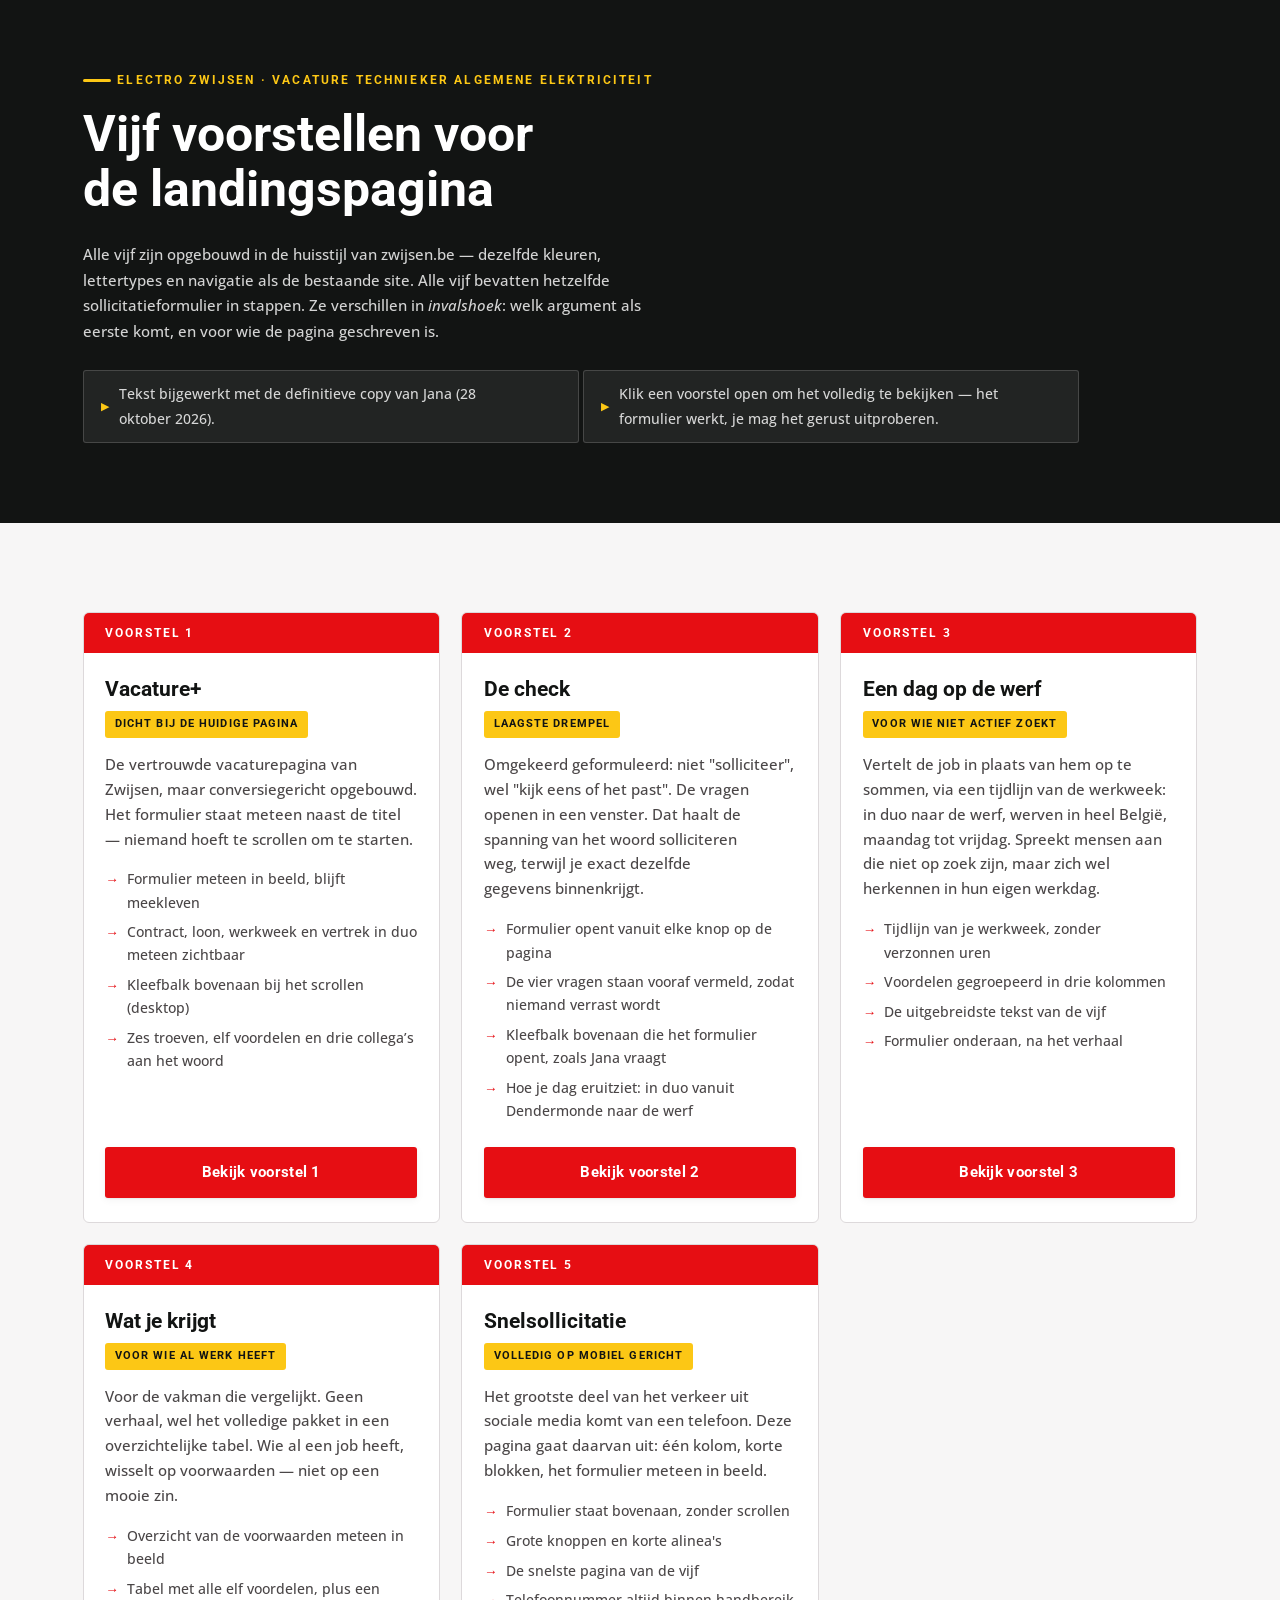
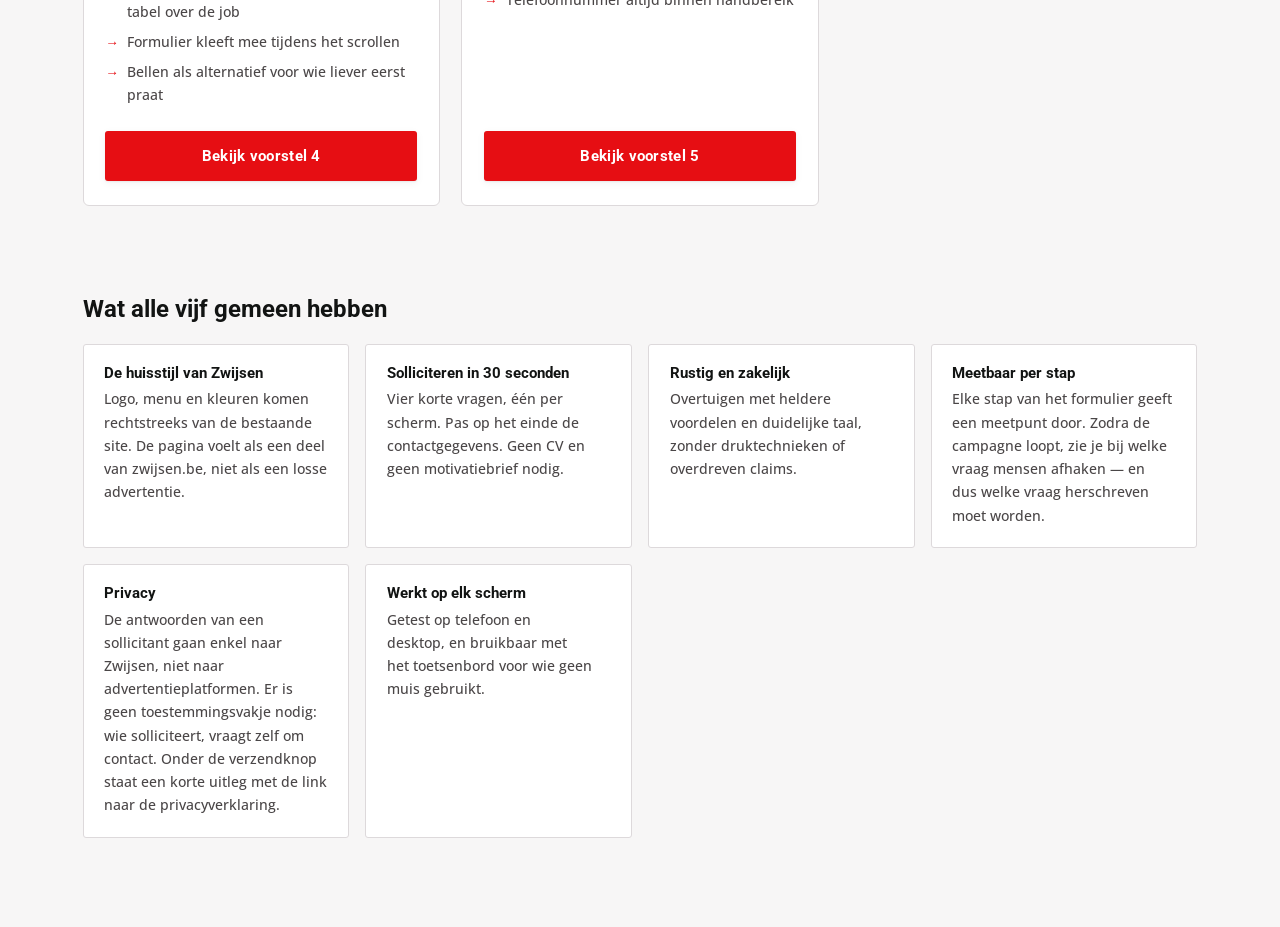
<file: index.html>
<!doctype html>
<html lang="nl">
<head>
<meta charset="utf-8">
<meta name="viewport" content="width=device-width, initial-scale=1">
<title>Electro Zwijsen — voorstellen landingspagina vacature technieker</title>
<meta name="robots" content="noindex, nofollow">
<link rel="preconnect" href="https://fonts.googleapis.com">
<link rel="preconnect" href="https://fonts.gstatic.com" crossorigin>
<link href="https://fonts.googleapis.com/css2?family=Open+Sans:wght@400;500;600;700&family=Roboto:wght@400;500;700;900&display=swap" rel="stylesheet">
<link rel="stylesheet" href="assets/zwijsen.css">
<link rel="icon" href="https://zwijsen.be/wp-content/uploads/2022/05/cropped-PNG-LOGOTIPO-ELECTRO-ZWIJSEN-19-32x32.png">
<style>
  body { background: var(--zw-grey-50); }

  .top { background: var(--zw-ink); color: var(--zw-grey); padding: clamp(2.5rem,6vw,4rem) 0; }
  .top h1 { color: var(--zw-white); max-width: 20ch; }
  .top p { max-width: 62ch; color: rgba(255,255,255,.82); }
  .top .zw-eyebrow { color: var(--zw-yellow); }
  .top__hint {
    display: inline-flex; align-items: center; gap: .6rem;
    margin-top: .5rem; padding: .7rem 1.1rem;
    background: rgba(255,255,255,.07);
    border: 1px solid rgba(255,255,255,.16);
    border-radius: var(--zw-radius);
    font-size: 14px; color: rgba(255,255,255,.9);
  }
  .top__hint::before { content: "▶"; color: var(--zw-yellow); font-size: 11px; }

  .grid { display: grid; gap: 1.35rem; grid-template-columns: repeat(auto-fit, minmax(320px, 1fr)); }
  .item {
    background: var(--zw-white); border: 1px solid var(--zw-line);
    border-radius: var(--zw-radius-card); overflow: hidden;
    display: flex; flex-direction: column;
    transition: transform .2s var(--zw-ease), box-shadow .2s var(--zw-ease);
  }
  .item:hover { transform: translateY(-4px); box-shadow: var(--zw-shadow-md); }
  .item__num {
    font-family: var(--zw-font-head); font-size: 12px; font-weight: 700;
    letter-spacing: .16em; text-transform: uppercase;
    background: var(--zw-red); color: var(--zw-white);
    padding: .6rem 1.35rem;
  }
  .item__body { padding: 1.5rem 1.35rem; flex: 1; }
  .item__body h2 { font-size: 1.3rem; font-weight: 700; margin-bottom: .5rem; }
  .item__body .who {
    display: inline-block; font-family: var(--zw-font-head);
    font-size: 11px; font-weight: 700; letter-spacing: .1em; text-transform: uppercase;
    background: var(--zw-yellow); color: var(--zw-ink);
    border-radius: 3px; padding: .25rem .6rem; margin-bottom: .9rem;
  }
  .item__body p { font-size: 14.5px; color: var(--zw-grey-700); margin-bottom: 1rem; }
  .item__body ul { list-style: none; margin: 0; padding: 0; display: grid; gap: .4rem; font-size: 13.5px; }
  .item__body li { padding-left: 1.35rem; position: relative; color: var(--zw-grey-700); }
  .item__body li::before { content: "→"; position: absolute; left: 0; color: var(--zw-red); font-weight: 700; }
  .item__foot { padding: 0 1.35rem 1.5rem; }

  .shared { display: grid; gap: 1rem; grid-template-columns: repeat(auto-fit, minmax(240px,1fr)); }
  .shared div { background: var(--zw-white); border: 1px solid var(--zw-line); border-radius: var(--zw-radius); padding: 1.2rem 1.3rem; }
  .shared h3 { font-size: .95rem; font-weight: 700; margin-bottom: .35rem; }
  .shared p { font-size: 13.5px; color: var(--zw-grey-700); margin: 0; }
</style>
</head>
<body>

<section class="top">
  <div class="zw-container">
    <span class="zw-eyebrow">Electro Zwijsen · vacature technieker algemene elektriciteit</span>
    <h1>Vijf voorstellen voor de landingspagina</h1>
    <p>
      Alle vijf zijn opgebouwd in de huisstijl van zwijsen.be — dezelfde kleuren,
      lettertypes en navigatie als de bestaande site. Alle vijf bevatten hetzelfde
      sollicitatieformulier in stappen. Ze verschillen in <em>invalshoek</em>: welk
      argument als eerste komt, en voor wie de pagina geschreven is.
    </p>
    <p class="top__hint">
      Tekst bijgewerkt met de definitieve copy van Jana (28 oktober 2026).
    </p>
    <p class="top__hint">
      Klik een voorstel open om het volledig te bekijken — het formulier werkt, je mag het gerust uitproberen.
    </p>
  </div>
</section>

<section class="zw-section">
  <div class="zw-container">
    <div class="grid">

      <article class="item">
        <div class="item__num">Voorstel 1</div>
        <div class="item__body">
          <h2>Vacature+</h2>
          <span class="who">Dicht bij de huidige pagina</span>
          <p>De vertrouwde vacaturepagina van Zwijsen, maar conversiegericht opgebouwd.
             Het formulier staat meteen naast de titel — niemand hoeft te scrollen om te starten.</p>
          <ul>
            <li>Formulier meteen in beeld, blijft meekleven</li>
            <li>Contract, loon, werkweek en vertrek in duo meteen zichtbaar</li>
            <li>Kleefbalk bovenaan bij het scrollen (desktop)</li>
            <li>Zes troeven, elf voordelen en drie collega’s aan het woord</li>
          </ul>
        </div>
        <div class="item__foot"><a class="zw-btn zw-btn--block" href="1-vacature-plus.html">Bekijk voorstel 1</a></div>
      </article>

      <article class="item">
        <div class="item__num">Voorstel 2</div>
        <div class="item__body">
          <h2>De check</h2>
          <span class="who">Laagste drempel</span>
          <p>Omgekeerd geformuleerd: niet "solliciteer", wel "kijk eens of het past".
             De vragen openen in een venster. Dat haalt de spanning van het woord
             solliciteren weg, terwijl je exact dezelfde gegevens binnenkrijgt.</p>
          <ul>
            <li>Formulier opent vanuit elke knop op de pagina</li>
            <li>De vier vragen staan vooraf vermeld, zodat niemand verrast wordt</li>
            <li>Kleefbalk bovenaan die het formulier opent, zoals Jana vraagt</li>
            <li>Hoe je dag eruitziet: in duo vanuit Dendermonde naar de werf</li>
          </ul>
        </div>
        <div class="item__foot"><a class="zw-btn zw-btn--block" href="2-kwalificatietest.html">Bekijk voorstel 2</a></div>
      </article>

      <article class="item">
        <div class="item__num">Voorstel 3</div>
        <div class="item__body">
          <h2>Een dag op de werf</h2>
          <span class="who">Voor wie niet actief zoekt</span>
          <p>Vertelt de job in plaats van hem op te sommen, via een tijdlijn van
             de werkweek: in duo naar de werf, werven in heel België, maandag tot vrijdag. Spreekt mensen aan die niet op zoek zijn, maar zich
             wel herkennen in hun eigen werkdag.</p>
          <ul>
            <li>Tijdlijn van je werkweek, zonder verzonnen uren</li>
            <li>Voordelen gegroepeerd in drie kolommen</li>
            <li>De uitgebreidste tekst van de vijf</li>
            <li>Formulier onderaan, na het verhaal</li>
          </ul>
        </div>
        <div class="item__foot"><a class="zw-btn zw-btn--block" href="3-dag-op-de-werf.html">Bekijk voorstel 3</a></div>
      </article>

      <article class="item">
        <div class="item__num">Voorstel 4</div>
        <div class="item__body">
          <h2>Wat je krijgt</h2>
          <span class="who">Voor wie al werk heeft</span>
          <p>Voor de vakman die vergelijkt. Geen verhaal, wel het volledige pakket
             in een overzichtelijke tabel. Wie al een job heeft, wisselt op
             voorwaarden — niet op een mooie zin.</p>
          <ul>
            <li>Overzicht van de voorwaarden meteen in beeld</li>
            <li>Tabel met alle elf voordelen, plus een tabel over de job</li>
            <li>Formulier kleeft mee tijdens het scrollen</li>
            <li>Bellen als alternatief voor wie liever eerst praat</li>
          </ul>
        </div>
        <div class="item__foot"><a class="zw-btn zw-btn--block" href="4-wat-je-krijgt.html">Bekijk voorstel 4</a></div>
      </article>

      <article class="item">
        <div class="item__num">Voorstel 5</div>
        <div class="item__body">
          <h2>Snelsollicitatie</h2>
          <span class="who">Volledig op mobiel gericht</span>
          <p>Het grootste deel van het verkeer uit sociale media komt van een
             telefoon. Deze pagina gaat daarvan uit: één kolom, korte blokken,
             het formulier meteen in beeld.</p>
          <ul>
            <li>Formulier staat bovenaan, zonder scrollen</li>
            <li>Grote knoppen en korte alinea's</li>
            <li>De snelste pagina van de vijf</li>
            <li>Telefoonnummer altijd binnen handbereik</li>
          </ul>
        </div>
        <div class="item__foot"><a class="zw-btn zw-btn--block" href="5-snelsollicitatie-mobiel.html">Bekijk voorstel 5</a></div>
      </article>

    </div>
  </div>
</section>

<section class="zw-section" style="padding-top:0;">
  <div class="zw-container">
    <h2 style="font-size:1.5rem;margin-bottom:1.25rem;">Wat alle vijf gemeen hebben</h2>
    <div class="shared">
      <div>
        <h3>De huisstijl van Zwijsen</h3>
        <p>Logo, menu en kleuren komen rechtstreeks van de bestaande site. De pagina voelt als een deel van zwijsen.be, niet als een losse advertentie.</p>
      </div>
      <div>
        <h3>Solliciteren in 30 seconden</h3>
        <p>Vier korte vragen, één per scherm. Pas op het einde de contactgegevens. Geen CV en geen motivatiebrief nodig.</p>
      </div>
      <div>
        <h3>Rustig en zakelijk</h3>
        <p>Overtuigen met heldere voordelen en duidelijke taal, zonder druktechnieken of overdreven claims.</p>
      </div>
      <div>
        <h3>Meetbaar per stap</h3>
        <p>Elke stap van het formulier geeft een meetpunt door. Zodra de campagne loopt, zie je bij welke vraag mensen afhaken — en dus welke vraag herschreven moet worden.</p>
      </div>
      <div>
        <h3>Privacy</h3>
        <p>De antwoorden van een sollicitant gaan enkel naar Zwijsen, niet naar advertentieplatformen. Er is geen toestemmingsvakje nodig: wie solliciteert, vraagt zelf om contact. Onder de verzendknop staat een korte uitleg met de link naar de privacyverklaring.</p>
      </div>
      <div>
        <h3>Werkt op elk scherm</h3>
        <p>Getest op telefoon en desktop, en bruikbaar met het toetsenbord voor wie geen muis gebruikt.</p>
      </div>
    </div>
  </div>
</section>

</body>
</html>
</file>
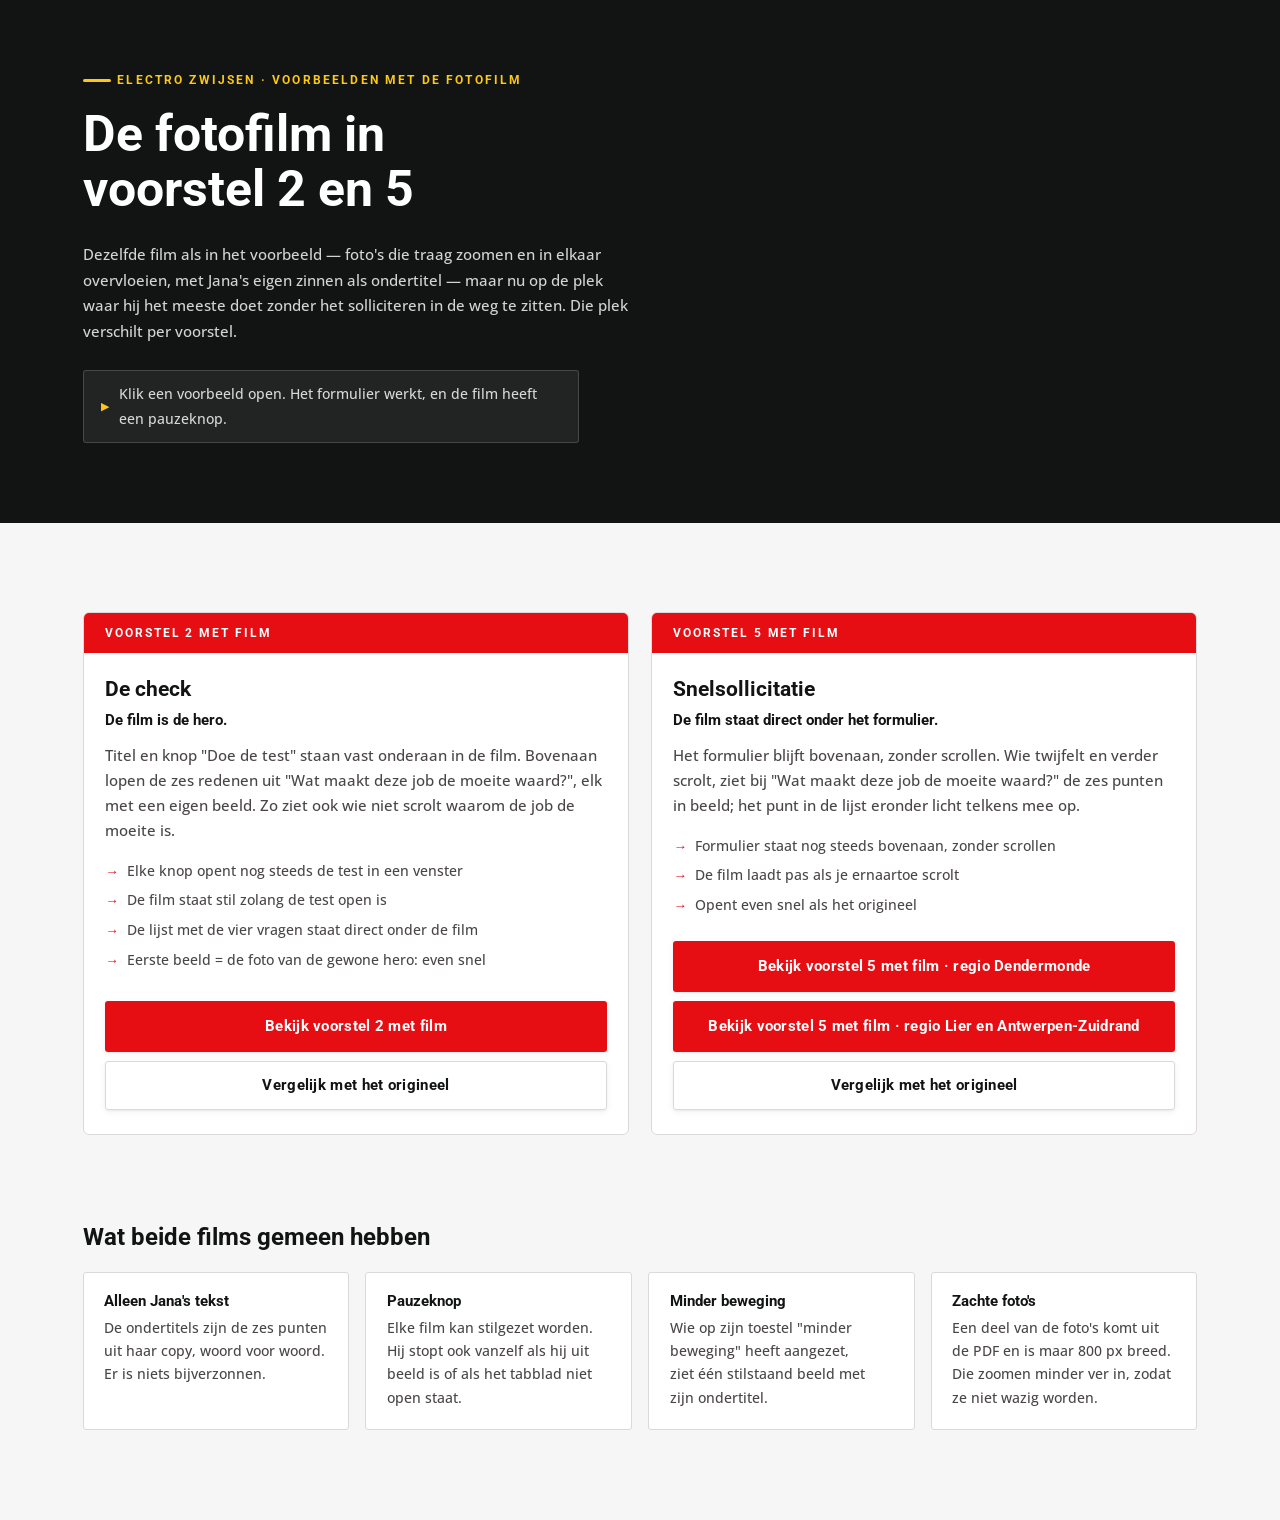
<file: film-voorbeelden.html>
<!doctype html>
<html lang="nl">
<head>
<meta charset="utf-8">
<meta name="viewport" content="width=device-width, initial-scale=1">
<title>Electro Zwijsen — de fotofilm in voorstel 2 en 5</title>
<meta name="robots" content="noindex, nofollow">
<link rel="preconnect" href="https://fonts.googleapis.com">
<link rel="preconnect" href="https://fonts.gstatic.com" crossorigin>
<link href="https://fonts.googleapis.com/css2?family=Open+Sans:wght@400;500;600;700&family=Roboto:wght@400;500;700;900&display=swap" rel="stylesheet">
<link rel="stylesheet" href="assets/zwijsen.css">
<link rel="icon" href="https://zwijsen.be/wp-content/uploads/2022/05/cropped-PNG-LOGOTIPO-ELECTRO-ZWIJSEN-19-32x32.png">
<style>
  body { background: var(--zw-grey-50); }

  .top { background: var(--zw-ink); color: var(--zw-grey); padding: clamp(2.5rem,6vw,4rem) 0; }
  .top h1 { color: var(--zw-white); max-width: 20ch; }
  .top p { max-width: 62ch; color: rgba(255,255,255,.82); }
  .top .zw-eyebrow { color: var(--zw-yellow); }
  .top__hint {
    display: inline-flex; align-items: center; gap: .6rem;
    margin-top: .5rem; padding: .7rem 1.1rem;
    background: rgba(255,255,255,.07);
    border: 1px solid rgba(255,255,255,.16);
    border-radius: var(--zw-radius);
    font-size: 14px; color: rgba(255,255,255,.9);
  }
  .top__hint::before { content: "▶"; color: var(--zw-yellow); font-size: 11px; }

  .grid { display: grid; gap: 1.35rem; grid-template-columns: repeat(auto-fit, minmax(320px, 1fr)); }
  .item {
    background: var(--zw-white); border: 1px solid var(--zw-line);
    border-radius: var(--zw-radius-card); overflow: hidden;
    display: flex; flex-direction: column;
    transition: transform .2s var(--zw-ease), box-shadow .2s var(--zw-ease);
  }
  .item:hover { transform: translateY(-4px); box-shadow: var(--zw-shadow-md); }
  .item__num {
    font-family: var(--zw-font-head); font-size: 12px; font-weight: 700;
    letter-spacing: .16em; text-transform: uppercase;
    background: var(--zw-red); color: var(--zw-white);
    padding: .6rem 1.35rem;
  }
  .item__body { padding: 1.5rem 1.35rem; flex: 1; }
  .item__body h2 { font-size: 1.3rem; font-weight: 700; margin-bottom: .5rem; }
  .item__body .who {
    display: inline-block; font-family: var(--zw-font-head);
    font-size: 11px; font-weight: 700; letter-spacing: .1em; text-transform: uppercase;
    background: var(--zw-yellow); color: var(--zw-ink);
    border-radius: 3px; padding: .25rem .6rem; margin-bottom: .9rem;
  }
  .item__body p { font-size: 14.5px; color: var(--zw-grey-700); margin-bottom: 1rem; }
  .item__body ul { list-style: none; margin: 0; padding: 0; display: grid; gap: .4rem; font-size: 13.5px; }
  .item__body li { padding-left: 1.35rem; position: relative; color: var(--zw-grey-700); }
  .item__body li::before { content: "→"; position: absolute; left: 0; color: var(--zw-red); font-weight: 700; }
  .item__foot { padding: 0 1.35rem 1.5rem; }

  .shared { display: grid; gap: 1rem; grid-template-columns: repeat(auto-fit, minmax(240px,1fr)); }
  .shared div { background: var(--zw-white); border: 1px solid var(--zw-line); border-radius: var(--zw-radius); padding: 1.2rem 1.3rem; }
  .shared h3 { font-size: .95rem; font-weight: 700; margin-bottom: .35rem; }
  .shared p { font-size: 13.5px; color: var(--zw-grey-700); margin: 0; }
  .item__body .where { font-family: var(--zw-font-head); font-weight: 700; font-size: 14.5px; color: var(--zw-ink); margin-bottom: .6rem; }
  .item__foot { display: grid; gap: .6rem; }
  .item__foot .zw-btn--light { border: 1px solid var(--zw-line); }
</style>
</head>
<body>

<section class="top">
  <div class="zw-container">
    <span class="zw-eyebrow">Electro Zwijsen · voorbeelden met de fotofilm</span>
    <h1>De fotofilm in voorstel 2 en 5</h1>
    <p>
      Dezelfde film als in het voorbeeld — foto's die traag zoomen en in elkaar overvloeien,
      met Jana's eigen zinnen als ondertitel — maar nu op de plek waar hij het meeste doet
      zonder het solliciteren in de weg te zitten. Die plek verschilt per voorstel.
    </p>
    <p class="top__hint">
      Klik een voorbeeld open. Het formulier werkt, en de film heeft een pauzeknop.
    </p>
  </div>
</section>

<section class="zw-section">
  <div class="zw-container">
    <div class="grid">

      <article class="item">
        <div class="item__num">Voorstel 2 met film</div>
        <div class="item__body">
          <h2>De check</h2>
          <p class="where">De film is de hero.</p>
          <p>Titel en knop "Doe de test" staan vast onderaan in de film. Bovenaan lopen de zes
             redenen uit "Wat maakt deze job de moeite waard?", elk met een eigen beeld. Zo ziet
             ook wie niet scrolt waarom de job de moeite is.</p>
          <ul>
            <li>Elke knop opent nog steeds de test in een venster</li>
            <li>De film staat stil zolang de test open is</li>
            <li>De lijst met de vier vragen staat direct onder de film</li>
            <li>Eerste beeld = de foto van de gewone hero: even snel</li>
          </ul>
        </div>
        <div class="item__foot">
          <a class="zw-btn zw-btn--block" href="2-kwalificatietest-film.html">Bekijk voorstel 2 met film</a>
          <a class="zw-btn zw-btn--light zw-btn--block" href="2-kwalificatietest.html">Vergelijk met het origineel</a>
        </div>
      </article>

      <article class="item">
        <div class="item__num">Voorstel 5 met film</div>
        <div class="item__body">
          <h2>Snelsollicitatie</h2>
          <p class="where">De film staat direct onder het formulier.</p>
          <p>Het formulier blijft bovenaan, zonder scrollen. Wie twijfelt en verder scrolt, ziet
             bij "Wat maakt deze job de moeite waard?" de zes punten in beeld; het punt in de
             lijst eronder licht telkens mee op.</p>
          <ul>
            <li>Formulier staat nog steeds bovenaan, zonder scrollen</li>
            <li>De film laadt pas als je ernaartoe scrolt</li>
            <li>Opent even snel als het origineel</li>
          </ul>
        </div>
        <div class="item__foot">
          <a class="zw-btn zw-btn--block" href="5-snelsollicitatie-mobiel-film.html">Bekijk voorstel 5 met film · regio Dendermonde</a>
          <!-- Tweede regioversie (Jana, 31 okt 2026). -->
          <a class="zw-btn zw-btn--block" href="5-snelsollicitatie-mobiel-film-lier-antwerpen-zuidrand.html">Bekijk voorstel 5 met film · regio Lier en Antwerpen-Zuidrand</a>
          <a class="zw-btn zw-btn--light zw-btn--block" href="5-snelsollicitatie-mobiel.html">Vergelijk met het origineel</a>
        </div>
      </article>

    </div>
  </div>
</section>

<section class="zw-section" style="padding-top:0;">
  <div class="zw-container">
    <h2 style="font-size:1.5rem;margin-bottom:1.25rem;">Wat beide films gemeen hebben</h2>
    <div class="shared">
      <div>
        <h3>Alleen Jana's tekst</h3>
        <p>De ondertitels zijn de zes punten uit haar copy, woord voor woord. Er is niets bijverzonnen.</p>
      </div>
      <div>
        <h3>Pauzeknop</h3>
        <p>Elke film kan stilgezet worden. Hij stopt ook vanzelf als hij uit beeld is of als het tabblad niet open staat.</p>
      </div>
      <div>
        <h3>Minder beweging</h3>
        <p>Wie op zijn toestel "minder beweging" heeft aangezet, ziet één stilstaand beeld met zijn ondertitel.</p>
      </div>
      <div>
        <h3>Zachte foto's</h3>
        <p>Een deel van de foto's komt uit de PDF en is maar 800 px breed. Die zoomen minder ver in, zodat ze niet wazig worden.</p>
      </div>
    </div>
  </div>
</section>

</body>
</html>
</file>
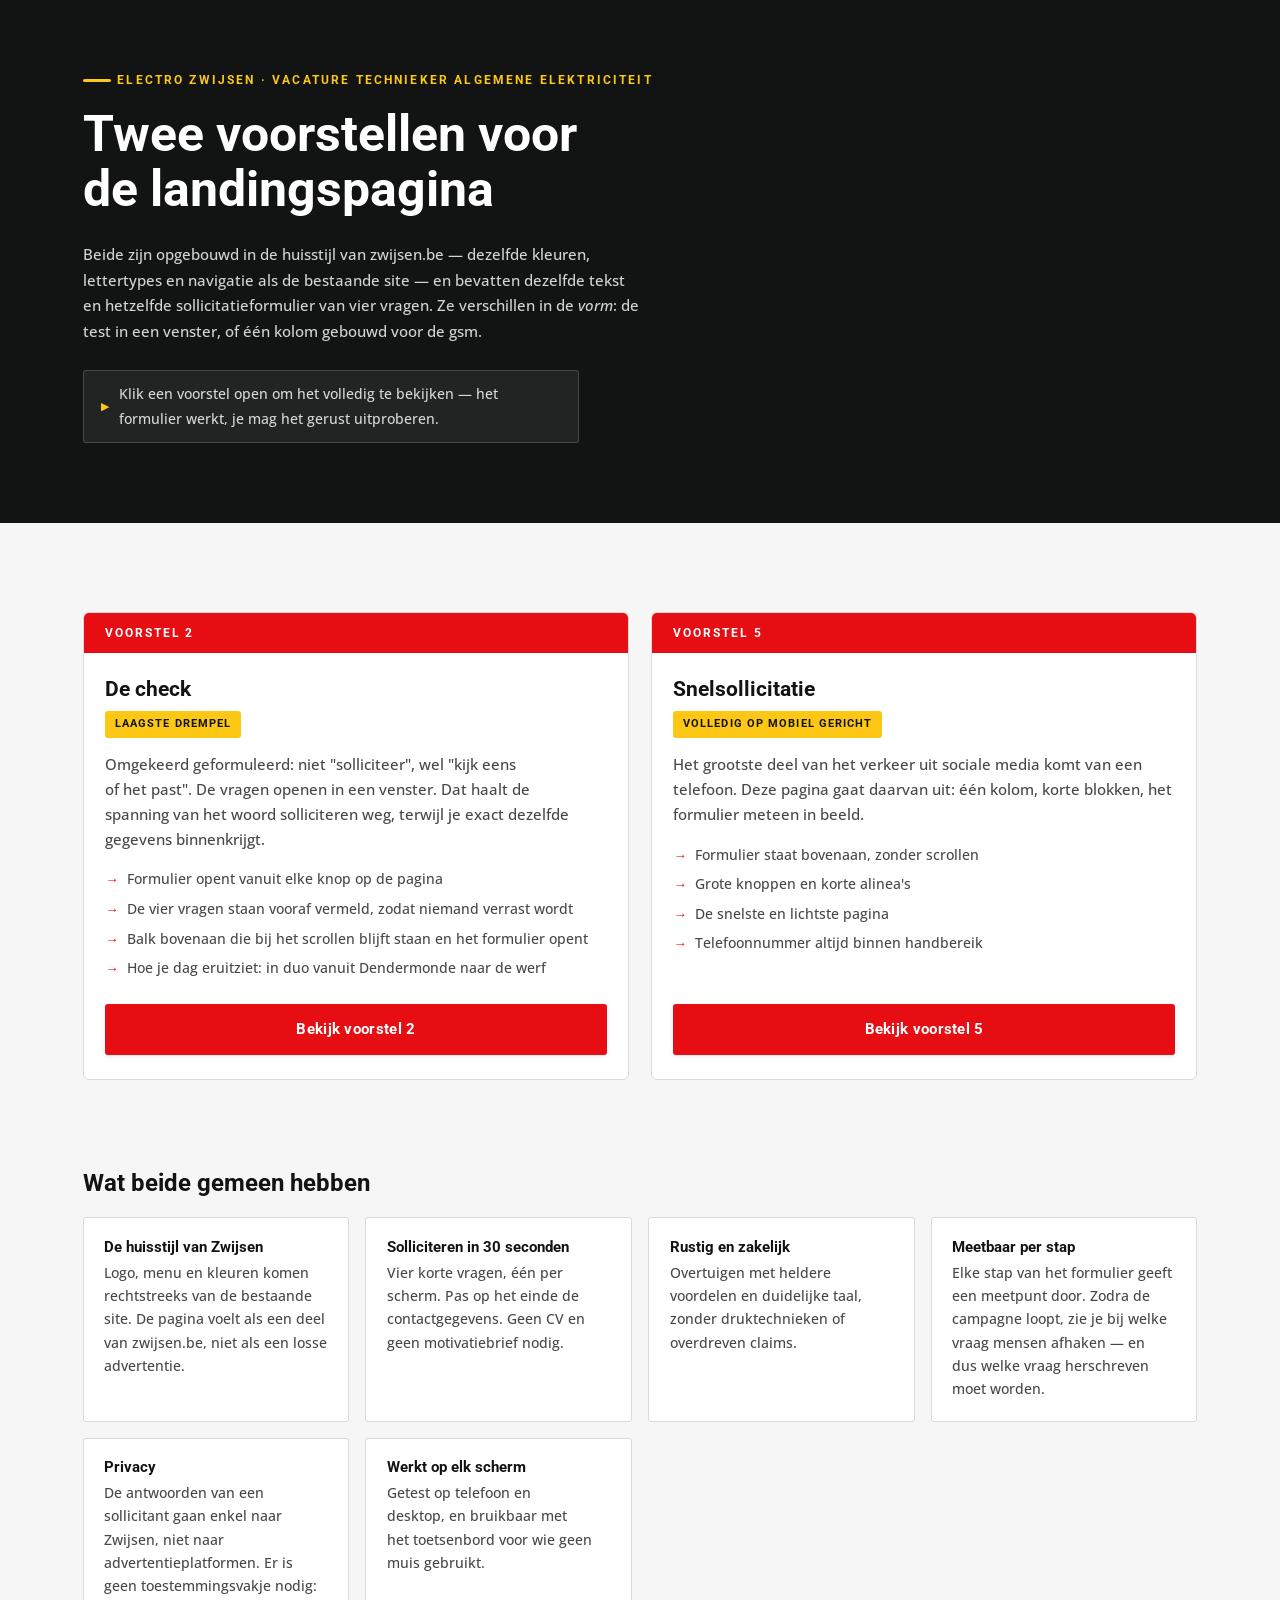
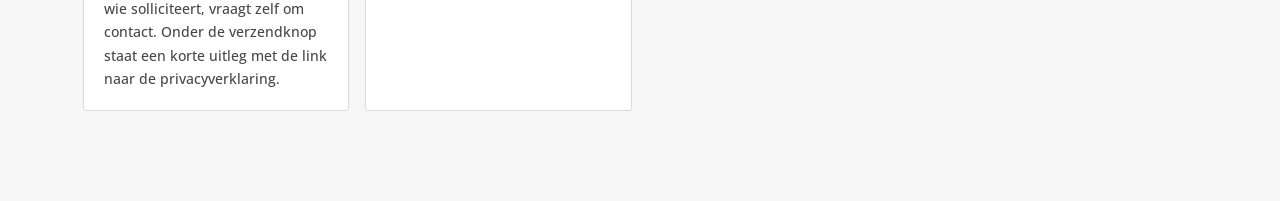
<file: keuze.html>
<!doctype html>
<html lang="nl">
<head>
<meta charset="utf-8">
<meta name="viewport" content="width=device-width, initial-scale=1">
<title>Electro Zwijsen — twee voorstellen landingspagina</title>
<meta name="robots" content="noindex, nofollow">
<link rel="preconnect" href="https://fonts.googleapis.com">
<link rel="preconnect" href="https://fonts.gstatic.com" crossorigin>
<link href="https://fonts.googleapis.com/css2?family=Open+Sans:wght@400;500;600;700&family=Roboto:wght@400;500;700;900&display=swap" rel="stylesheet">
<link rel="stylesheet" href="assets/zwijsen.css">
<link rel="icon" href="https://zwijsen.be/wp-content/uploads/2022/05/cropped-PNG-LOGOTIPO-ELECTRO-ZWIJSEN-19-32x32.png">
<style>
  body { background: var(--zw-grey-50); }

  .top { background: var(--zw-ink); color: var(--zw-grey); padding: clamp(2.5rem,6vw,4rem) 0; }
  .top h1 { color: var(--zw-white); max-width: 20ch; }
  .top p { max-width: 62ch; color: rgba(255,255,255,.82); }
  .top .zw-eyebrow { color: var(--zw-yellow); }
  .top__hint {
    display: inline-flex; align-items: center; gap: .6rem;
    margin-top: .5rem; padding: .7rem 1.1rem;
    background: rgba(255,255,255,.07);
    border: 1px solid rgba(255,255,255,.16);
    border-radius: var(--zw-radius);
    font-size: 14px; color: rgba(255,255,255,.9);
  }
  .top__hint::before { content: "▶"; color: var(--zw-yellow); font-size: 11px; }

  .grid { display: grid; gap: 1.35rem; grid-template-columns: repeat(auto-fit, minmax(320px, 1fr)); }
  .item {
    background: var(--zw-white); border: 1px solid var(--zw-line);
    border-radius: var(--zw-radius-card); overflow: hidden;
    display: flex; flex-direction: column;
    transition: transform .2s var(--zw-ease), box-shadow .2s var(--zw-ease);
  }
  .item:hover { transform: translateY(-4px); box-shadow: var(--zw-shadow-md); }
  .item__num {
    font-family: var(--zw-font-head); font-size: 12px; font-weight: 700;
    letter-spacing: .16em; text-transform: uppercase;
    background: var(--zw-red); color: var(--zw-white);
    padding: .6rem 1.35rem;
  }
  .item__body { padding: 1.5rem 1.35rem; flex: 1; }
  .item__body h2 { font-size: 1.3rem; font-weight: 700; margin-bottom: .5rem; }
  .item__body .who {
    display: inline-block; font-family: var(--zw-font-head);
    font-size: 11px; font-weight: 700; letter-spacing: .1em; text-transform: uppercase;
    background: var(--zw-yellow); color: var(--zw-ink);
    border-radius: 3px; padding: .25rem .6rem; margin-bottom: .9rem;
  }
  .item__body p { font-size: 14.5px; color: var(--zw-grey-700); margin-bottom: 1rem; }
  .item__body ul { list-style: none; margin: 0; padding: 0; display: grid; gap: .4rem; font-size: 13.5px; }
  .item__body li { padding-left: 1.35rem; position: relative; color: var(--zw-grey-700); }
  .item__body li::before { content: "→"; position: absolute; left: 0; color: var(--zw-red); font-weight: 700; }
  .item__foot { padding: 0 1.35rem 1.5rem; }

  .shared { display: grid; gap: 1rem; grid-template-columns: repeat(auto-fit, minmax(240px,1fr)); }
  .shared div { background: var(--zw-white); border: 1px solid var(--zw-line); border-radius: var(--zw-radius); padding: 1.2rem 1.3rem; }
  .shared h3 { font-size: .95rem; font-weight: 700; margin-bottom: .35rem; }
  .shared p { font-size: 13.5px; color: var(--zw-grey-700); margin: 0; }
</style>
</head>
<body>

<section class="top">
  <div class="zw-container">
    <span class="zw-eyebrow">Electro Zwijsen · vacature technieker algemene elektriciteit</span>
    <h1>Twee voorstellen voor de landingspagina</h1>
    <p>
      Beide zijn opgebouwd in de huisstijl van zwijsen.be — dezelfde kleuren,
      lettertypes en navigatie als de bestaande site — en bevatten dezelfde tekst
      en hetzelfde sollicitatieformulier van vier vragen. Ze verschillen in de
      <em>vorm</em>: de test in een venster, of één kolom gebouwd voor de gsm.
    </p>
    <p class="top__hint">
      Klik een voorstel open om het volledig te bekijken — het formulier werkt, je mag het gerust uitproberen.
    </p>
  </div>
</section>

<section class="zw-section">
  <div class="zw-container">
    <div class="grid">

      <article class="item">
        <div class="item__num">Voorstel 2</div>
        <div class="item__body">
          <h2>De check</h2>
          <span class="who">Laagste drempel</span>
          <p>Omgekeerd geformuleerd: niet "solliciteer", wel "kijk eens of het past".
             De vragen openen in een venster. Dat haalt de spanning van het woord
             solliciteren weg, terwijl je exact dezelfde gegevens binnenkrijgt.</p>
          <ul>
            <li>Formulier opent vanuit elke knop op de pagina</li>
            <li>De vier vragen staan vooraf vermeld, zodat niemand verrast wordt</li>
            <li>Balk bovenaan die bij het scrollen blijft staan en het formulier opent</li>
            <li>Hoe je dag eruitziet: in duo vanuit Dendermonde naar de werf</li>
          </ul>
        </div>
        <div class="item__foot"><a class="zw-btn zw-btn--block" href="2-kwalificatietest.html">Bekijk voorstel 2</a></div>
      </article>

      <article class="item">
        <div class="item__num">Voorstel 5</div>
        <div class="item__body">
          <h2>Snelsollicitatie</h2>
          <span class="who">Volledig op mobiel gericht</span>
          <p>Het grootste deel van het verkeer uit sociale media komt van een
             telefoon. Deze pagina gaat daarvan uit: één kolom, korte blokken,
             het formulier meteen in beeld.</p>
          <ul>
            <li>Formulier staat bovenaan, zonder scrollen</li>
            <li>Grote knoppen en korte alinea's</li>
            <li>De snelste en lichtste pagina</li>
            <li>Telefoonnummer altijd binnen handbereik</li>
          </ul>
        </div>
        <div class="item__foot"><a class="zw-btn zw-btn--block" href="5-snelsollicitatie-mobiel.html">Bekijk voorstel 5</a></div>
      </article>

    </div>
  </div>
</section>

<section class="zw-section" style="padding-top:0;">
  <div class="zw-container">
    <h2 style="font-size:1.5rem;margin-bottom:1.25rem;">Wat beide gemeen hebben</h2>
    <div class="shared">
      <div>
        <h3>De huisstijl van Zwijsen</h3>
        <p>Logo, menu en kleuren komen rechtstreeks van de bestaande site. De pagina voelt als een deel van zwijsen.be, niet als een losse advertentie.</p>
      </div>
      <div>
        <h3>Solliciteren in 30 seconden</h3>
        <p>Vier korte vragen, één per scherm. Pas op het einde de contactgegevens. Geen CV en geen motivatiebrief nodig.</p>
      </div>
      <div>
        <h3>Rustig en zakelijk</h3>
        <p>Overtuigen met heldere voordelen en duidelijke taal, zonder druktechnieken of overdreven claims.</p>
      </div>
      <div>
        <h3>Meetbaar per stap</h3>
        <p>Elke stap van het formulier geeft een meetpunt door. Zodra de campagne loopt, zie je bij welke vraag mensen afhaken — en dus welke vraag herschreven moet worden.</p>
      </div>
      <div>
        <h3>Privacy</h3>
        <p>De antwoorden van een sollicitant gaan enkel naar Zwijsen, niet naar advertentieplatformen. Er is geen toestemmingsvakje nodig: wie solliciteert, vraagt zelf om contact. Onder de verzendknop staat een korte uitleg met de link naar de privacyverklaring.</p>
      </div>
      <div>
        <h3>Werkt op elk scherm</h3>
        <p>Getest op telefoon en desktop, en bruikbaar met het toetsenbord voor wie geen muis gebruikt.</p>
      </div>
    </div>
  </div>
</section>

</body>
</html>
</file>
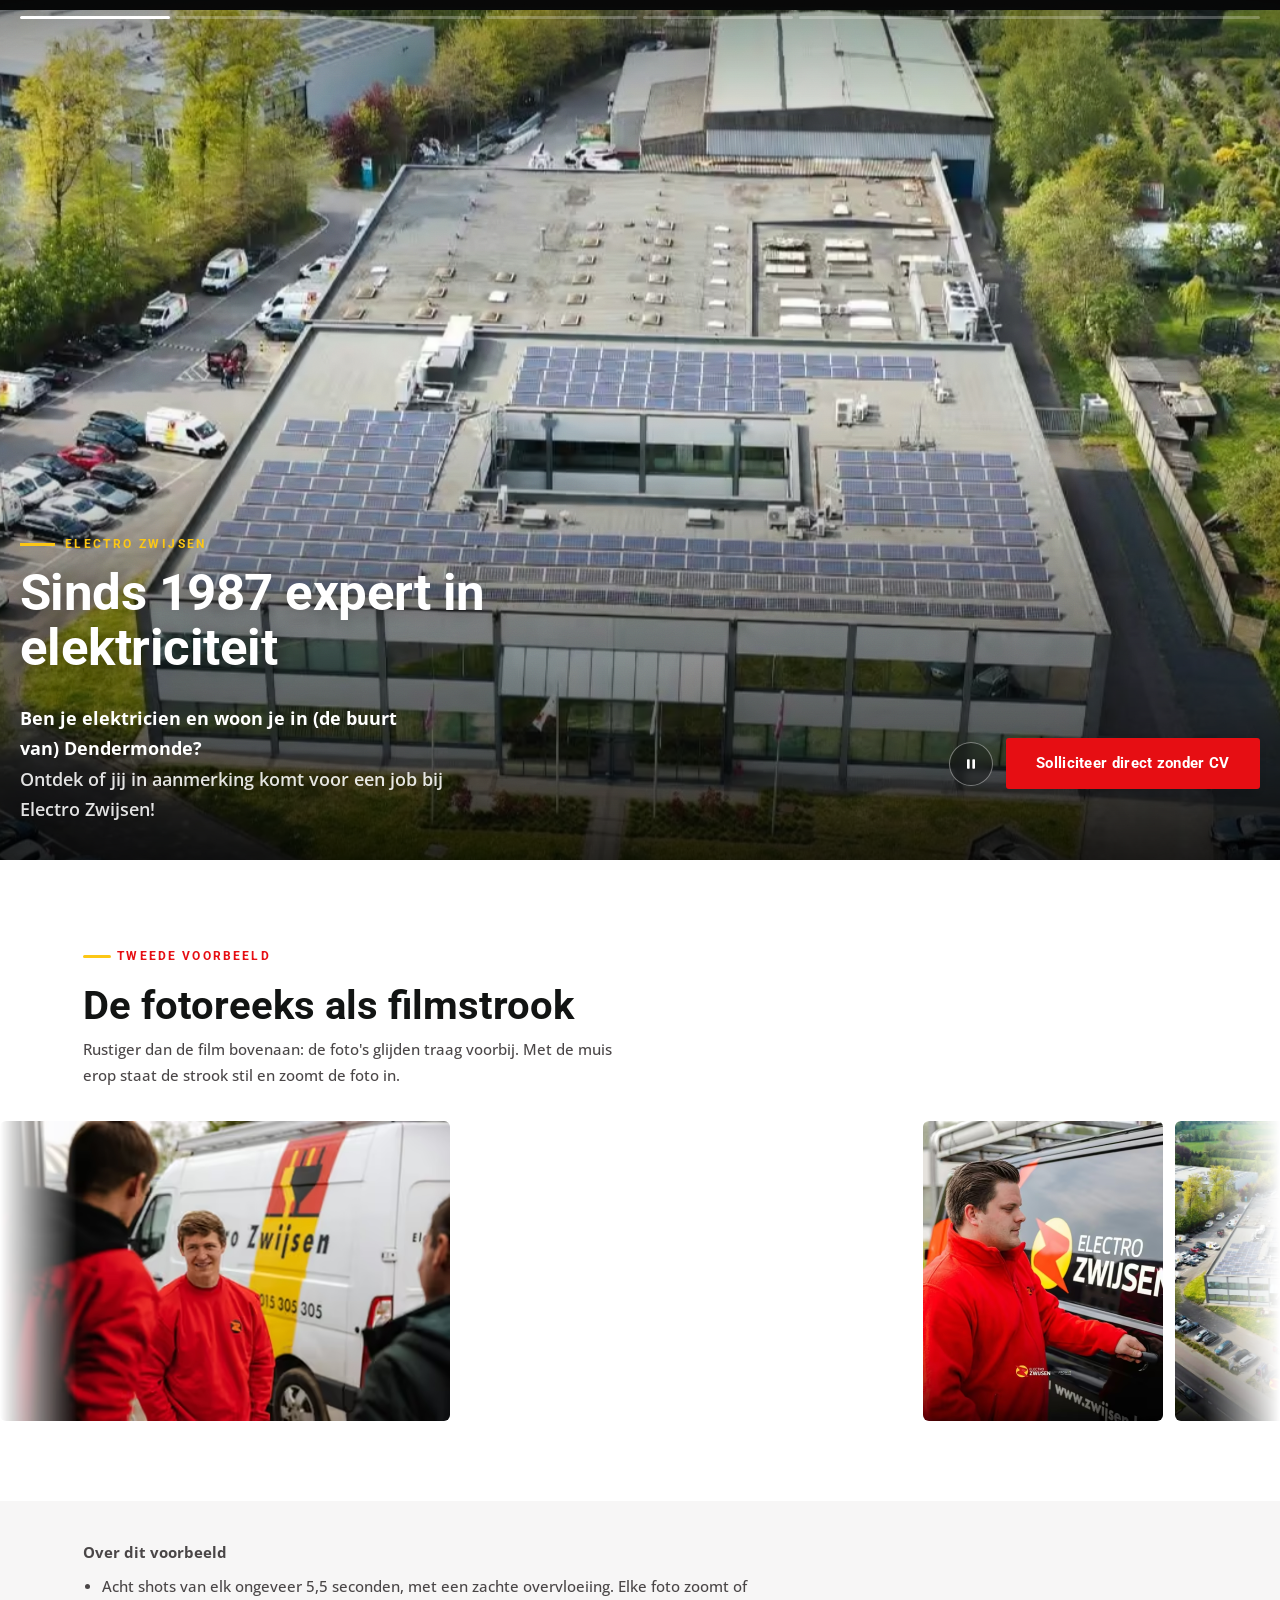
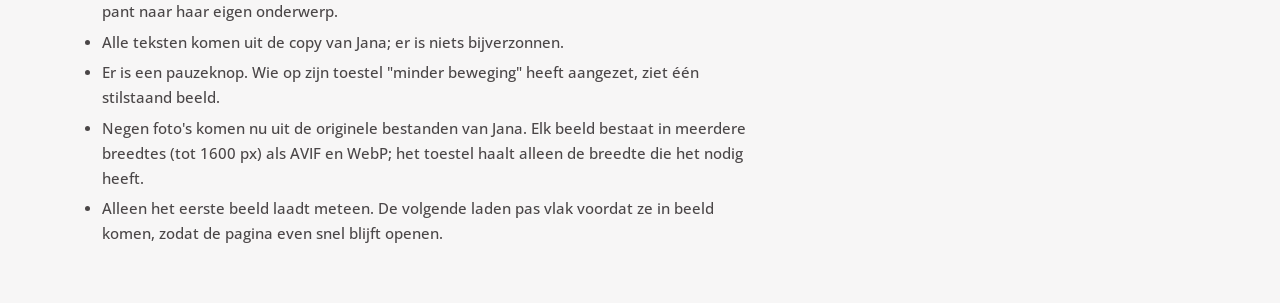
<file: voorbeeld-film.html>
<!doctype html>
<html lang="nl">
<head>
<meta charset="utf-8">
<meta name="viewport" content="width=device-width, initial-scale=1">
<title>Electro Zwijsen — voorbeeld: foto's als film</title>
<link rel="preload" as="image" type="image/avif" imagesrcset="assets/img/jana/hoofdkantoor-luchtfoto-480.avif 480w, assets/img/jana/hoofdkantoor-luchtfoto-800.avif 800w, assets/img/jana/hoofdkantoor-luchtfoto-1080.avif 1080w" imagesizes="(max-width: 920px) 672px, 100vw" fetchpriority="high">
<meta name="robots" content="noindex, nofollow">
<link rel="preconnect" href="https://fonts.googleapis.com">
<link rel="preconnect" href="https://fonts.gstatic.com" crossorigin>
<link href="https://fonts.googleapis.com/css2?family=Open+Sans:wght@400;500;600;700&family=Roboto:wght@400;500;700;900&display=swap" rel="stylesheet">
<link rel="stylesheet" href="assets/zwijsen.css">
<link rel="icon" href="https://zwijsen.be/wp-content/uploads/2022/05/cropped-PNG-LOGOTIPO-ELECTRO-ZWIJSEN-19-32x32.png">
<style>
  body { background: #0b0c0c; }

  /* ---------------------------------------------------------------------
     De film: elke shot is een foto die traag zoomt en pant (Ken Burns),
     met een zachte overvloeiing naar de volgende. De bewegingen staan per
     shot in het script, zodat elke foto naar zijn eigen onderwerp beweegt.
     --------------------------------------------------------------------- */
  .film {
    position: relative;
    height: min(100svh, 860px); min-height: 520px;
    overflow: hidden; background: #0b0c0c; color: #fff;
    isolation: isolate;
  }
  .film__shot {
    position: absolute; inset: 0;
    opacity: 0;
    transition: opacity 1.6s cubic-bezier(.4, 0, .2, 1);
  }
  .film__shot.is-on { opacity: 1; }
  .film__shot picture { display: block; width: 100%; height: 100%; }
  .film__shot img {
    width: 100%; height: 100%;
    object-fit: cover;
    transform-origin: center;
    will-change: transform;
  }

  /* Filmlook: vignet, lichte korrel en een donkere voet voor leesbare tekst. */
  .film::before {
    content: ""; position: absolute; inset: 0; z-index: 2; pointer-events: none;
    background:
      radial-gradient(120% 90% at 50% 45%, transparent 55%, rgba(0,0,0,.55) 100%),
      linear-gradient(180deg, rgba(0,0,0,.35) 0%, transparent 22%, transparent 48%, rgba(0,0,0,.82) 100%);
  }
  .film::after {
    content: ""; position: absolute; inset: -50%; z-index: 3; pointer-events: none;
    opacity: .07; mix-blend-mode: overlay;
    background-image: url("data:image/svg+xml;utf8,<svg xmlns='http://www.w3.org/2000/svg' width='160' height='160'><filter id='n'><feTurbulence type='fractalNoise' baseFrequency='.9' numOctaves='2' stitchTiles='stitch'/></filter><rect width='100%' height='100%' filter='url(%23n)'/></svg>");
    animation: korrel .9s steps(4) infinite;
  }
  @keyframes korrel {
    0% { transform: translate(0, 0); } 25% { transform: translate(-3%, 2%); }
    50% { transform: translate(2%, -3%); } 75% { transform: translate(-2%, -1%); }
  }

  /* Breedbeeldbalken die bij de start open schuiven. */
  .film__bar {
    position: absolute; left: 0; right: 0; z-index: 4; height: 9vh; background: #0b0c0c;
    transition: transform 1.8s cubic-bezier(.7, 0, .2, 1) .3s;
  }
  .film__bar--top { top: 0; }
  .film__bar--bottom { bottom: 0; }
  .film.is-started .film__bar--top { transform: translateY(-100%); }
  .film.is-started .film__bar--bottom { transform: translateY(100%); }

  /* Ondertitel per shot. */
  .film__caption {
    max-width: 1240px; margin: 0 auto clamp(1.2rem, 3vh, 2rem);
    pointer-events: none;
  }
  .film__line {
    display: block;
    font-family: var(--zw-font-head); font-weight: 700;
    font-size: clamp(1.6rem, 1.1rem + 2.6vw, 3.4rem); line-height: 1.08;
    letter-spacing: -.01em; max-width: 18ch;
    text-shadow: 0 2px 24px rgba(0,0,0,.45);
    opacity: 0; transform: translateY(14px);
    transition: opacity .9s ease, transform .9s cubic-bezier(.2, .7, .2, 1);
  }
  .film__line.is-on { opacity: 1; transform: none; }
  .film__kicker {
    display: inline-flex; align-items: center; gap: .6rem; margin-bottom: .7rem;
    font-family: var(--zw-font-head); font-size: 12px; font-weight: 700;
    letter-spacing: .2em; text-transform: uppercase; color: var(--zw-yellow);
    opacity: 0; transition: opacity .9s ease .15s;
  }
  .film__kicker::before { content: ""; width: 2.2rem; height: 3px; background: var(--zw-yellow); }
  .film__kicker.is-on { opacity: 1; }

  /* Vaste voet: titel en knop blijven staan terwijl de film loopt. */
  .film__foot {
    position: absolute; z-index: 6; left: 0; right: 0; bottom: 0;
    padding: 0 16px clamp(1.6rem, 4vh, 2.6rem);
  }
  .film__foot-inner {
    max-width: 1240px; margin: 0 auto;
    display: flex; flex-wrap: wrap; align-items: center; justify-content: space-between; gap: 1rem 2rem;
  }
  .film__title { margin: 0; font-family: var(--zw-font-body); font-weight: 600; font-size: clamp(.95rem, .9rem + .3vw, 1.1rem); color: rgba(255,255,255,.88); max-width: 46ch; }
  .film__title strong { color: #fff; }
  .film__actions { display: flex; align-items: center; gap: .8rem; }

  /* Voortgang per shot, zoals bij een verhaal op sociale media. */
  .film__progress { position: absolute; z-index: 6; top: 1rem; left: 16px; right: 16px; display: flex; gap: 6px; max-width: 1240px; margin: 0 auto; }
  .film__tick { flex: 1; height: 3px; border-radius: 3px; background: rgba(255,255,255,.25); overflow: hidden; }
  .film__tick span { display: block; height: 100%; width: 0; background: #fff; }

  .film__pause {
    width: 2.75rem; height: 2.75rem; border-radius: 50%;
    border: 1px solid rgba(255,255,255,.4); background: rgba(0,0,0,.25); color: #fff;
    display: grid; place-items: center; cursor: pointer; backdrop-filter: blur(4px);
  }
  .film__pause:hover { background: rgba(0,0,0,.5); }
  .film__pause svg { width: 1rem; height: 1rem; }

  /* Wie "minder beweging" heeft aangezet, krijgt één stilstaand beeld. */
  @media (prefers-reduced-motion: reduce) {
    .film::after { animation: none; }
    .film__bar { display: none; }
    .film__shot { transition: none; }
    .film__progress, .film__pause { display: none; }
  }

  /* ------------------------------------------------------------------ */
  /* Tweede voorbeeld: de fotoreeks als filmstrook die traag voorbijglijdt. */
  .strook-sectie { background: var(--zw-white); padding: clamp(3rem, 7vw, 5rem) 0; }
  .strook-sectie h2 { margin-bottom: .5rem; }
  .strook-sectie p { color: var(--zw-grey-700); max-width: 60ch; }
  .strook { overflow: hidden; margin-top: 2rem; -webkit-mask-image: linear-gradient(90deg, transparent, #000 6%, #000 94%, transparent); mask-image: linear-gradient(90deg, transparent, #000 6%, #000 94%, transparent); }
  .strook__rail { display: flex; gap: 12px; width: max-content; animation: strook 70s linear infinite; }
  .strook:hover .strook__rail { animation-play-state: paused; }
  .strook__rail figure { margin: 0; height: clamp(180px, 26vw, 300px); border-radius: 6px; overflow: hidden; flex: none; }
  .strook__rail picture { display: block; height: 100%; }
  .strook__rail img { height: 100%; width: auto; display: block; transition: transform 6s ease; }
  .strook__rail figure:hover img { transform: scale(1.08); }
  @keyframes strook { to { transform: translateX(-50%); } }
  @media (prefers-reduced-motion: reduce) {
    .strook { overflow-x: auto; }
    .strook__rail { animation: none; }
  }

  .uitleg { background: var(--zw-grey-50); padding: 2.5rem 0 3.5rem; font-size: 14.5px; color: var(--zw-grey-700); }
  .uitleg ul { margin: .6rem 0 0; padding-left: 1.2rem; display: grid; gap: .35rem; max-width: 75ch; }
</style>
</head>
<body>

<!-- ================================================================== -->
<section class="film" id="film" aria-roledescription="carrousel" aria-label="Sfeerbeelden van Electro Zwijsen">
  <div class="film__shots" id="shots"></div>

  <div class="film__bar film__bar--top" aria-hidden="true"></div>
  <div class="film__bar film__bar--bottom" aria-hidden="true"></div>

  <div class="film__progress" id="progress" aria-hidden="true"></div>

  <div class="film__foot">
    <div class="film__caption" aria-live="off">
      <span class="film__kicker" id="kicker"></span>
      <span class="film__line" id="line"></span>
    </div>
    <div class="film__foot-inner">
      <p class="film__title"><strong>Ben je elektricien en woon je in (de buurt van) Dendermonde?</strong><br>
        Ontdek of jij in aanmerking komt voor een job bij Electro Zwijsen!</p>
      <div class="film__actions">
        <button class="film__pause" id="pause" type="button" aria-label="Film pauzeren" aria-pressed="false">
          <svg viewBox="0 0 24 24" fill="currentColor" aria-hidden="true"><rect x="6" y="5" width="4" height="14" rx="1"/><rect x="14" y="5" width="4" height="14" rx="1"/></svg>
        </button>
        <a class="zw-btn" href="2-kwalificatietest.html">Solliciteer direct zonder CV</a>
      </div>
    </div>
  </div>
</section>

<!-- ================================================================== -->
<section class="strook-sectie">
  <div class="zw-container">
    <span class="zw-eyebrow">Tweede voorbeeld</span>
    <h2>De fotoreeks als filmstrook</h2>
    <p>Rustiger dan de film bovenaan: de foto's glijden traag voorbij. Met de muis erop staat de strook stil en zoomt de foto in.</p>
  </div>
  <div class="strook" aria-label="Fotoreeks Electro Zwijsen">
    <div class="strook__rail" id="rail"></div>
  </div>
</section>

<section class="uitleg">
  <div class="zw-container">
    <strong>Over dit voorbeeld</strong>
    <ul>
      <li>Acht shots van elk ongeveer 5,5 seconden, met een zachte overvloeiing. Elke foto zoomt of pant naar haar eigen onderwerp.</li>
      <li>Alle teksten komen uit de copy van Jana; er is niets bijverzonnen.</li>
      <li>Er is een pauzeknop. Wie op zijn toestel "minder beweging" heeft aangezet, ziet één stilstaand beeld.</li>
      <li>Negen foto's komen nu uit de originele bestanden van Jana. Elk beeld bestaat in meerdere breedtes (tot 1600 px) als AVIF en WebP; het toestel haalt alleen de breedte die het nodig heeft.</li>
      <li>Alleen het eerste beeld laadt meteen. De volgende laden pas vlak voordat ze in beeld komen, zodat de pagina even snel blijft openen.</li>
    </ul>
  </div>
</section>

<script>
(function () {
  var IMG = 'assets/img/jana/';

  /* Beschikbare breedtes per foto (AVIF + WebP, zie copy/VERSLAG-originelen-2026-10-30.md)
     en de beeldverhouding, om per scherm de juiste breedte te laten kiezen. */
  var W = {"hoofdkantoor-luchtfoto": [480, 800, 1080], "kabelhaspel-buiten": [480, 800, 1200, 1600], "kabelhaspels-magazijn": [480, 800, 1080], "magazijn-materiaal-klaarzetten": [480, 800, 1200, 1600], "magazijn-overleg": [480, 800, 1200, 1600], "plannen-bekijken": [480, 800, 1200, 1600], "plannen-tekenen-werkplaats": [480, 800, 1200, 1448], "ploeg-bij-de-bestelwagen": [480, 800, 1200, 1600], "ploeg-electro-zwijsen-luchtfoto": [480, 800, 1200, 1600], "selfie-helm-en-baksteen": [480, 800, 1200], "selfie-in-de-bestelwagen": [480, 800, 1122], "selfie-in-de-werkplaats": [480, 800, 1086], "technieker-bij-bestelwagen": [480, 800, 1200, 1600], "technieker-opent-bestelwagen": [480, 800, 1080], "verdeelbord-bekabelen": [480, 800, 1200, 1448], "werf-brussel-hoogbouw-kraan": [480, 800, 1200, 1600], "werf-gang-paarse-verlichting": [480, 800, 1200, 1494], "werf-ronde-hal-bestelwagens": [480, 800, 1200, 1599]};
  var AR = {"hoofdkantoor-luchtfoto": 0.8, "kabelhaspel-buiten": 0.667, "kabelhaspels-magazijn": 0.8, "magazijn-materiaal-klaarzetten": 1.499, "magazijn-overleg": 1.499, "plannen-bekijken": 1.499, "plannen-tekenen-werkplaats": 1.333, "ploeg-bij-de-bestelwagen": 1.499, "ploeg-electro-zwijsen-luchtfoto": 2.384, "selfie-helm-en-baksteen": 0.976, "selfie-in-de-bestelwagen": 0.8, "selfie-in-de-werkplaats": 0.75, "technieker-bij-bestelwagen": 1.499, "technieker-opent-bestelwagen": 0.8, "verdeelbord-bekabelen": 1.333, "werf-brussel-hoogbouw-kraan": 1.599, "werf-gang-paarse-verlichting": 1.779, "werf-ronde-hal-bestelwagens": 1.348};
  function lijst(n, ext) { return W[n].map(function (w) { return IMG + n + '-' + w + '.' + ext + ' ' + w + 'w'; }).join(', '); }
  /* Maakt <picture> met AVIF en WebP; laadt pas wanneer vul() wordt aangeroepen. */
  function beeld(img) {
    var pic = document.createElement('picture');
    var bron = document.createElement('source'); bron.type = 'image/avif';
    pic.appendChild(bron); pic.appendChild(img);
    return pic;
  }
  function vul(img, n, sizes) {
    var bron = img.parentNode.querySelector('source');
    bron.sizes = sizes; bron.srcset = lijst(n, 'avif');
    img.sizes = sizes; img.srcset = lijst(n, 'webp');
    img.src = IMG + n + '-' + (W[n].indexOf(800) > -1 ? 800 : W[n][W[n].length - 1]) + '.webp';
  }
  /* De film is schermbreed en (op gsm) bijna schermhoog: met object-fit: cover
     bepaalt de hoogte hoe breed een liggende foto getoond wordt. */
  function filmSizes(n) { return '(max-width: 920px) ' + Math.max(400, Math.round(840 * AR[n])) + 'px, 100vw'; }

  /* Per shot: foto, focuspunt en beweging (van -> naar: schaal en verschuiving in %),
     plus de ondertitel. Teksten letterlijk of ingekort uit de copy van Jana. */
  var SHOTS = [
    { img: 'hoofdkantoor-luchtfoto', pos: '50% 35%', from: [1.18, 0, -4], to: [1.04, 0, 3],
      kicker: 'Electro Zwijsen', line: 'Sinds 1987 expert in elektriciteit' },
    { img: 'ploeg-bij-de-bestelwagen', pos: '50% 40%', from: [1.05, -3, 0], to: [1.16, 2, -1],
      kicker: 'In duo', line: 'Samen met een ervaren collega van Dendermonde naar de werf' },
    { img: 'werf-brussel-hoogbouw-kraan', pos: '50% 50%', from: [1.2, 3, 2], to: [1.05, -2, -1],
      kicker: 'Grote werven', line: 'Ziekenhuizen, scholen, kantoorgebouwen, winkelcentra' },
    { img: 'verdeelbord-bekabelen', pos: '45% 45%', from: [1.04, 0, 0], to: [1.2, -3, 1],
      kicker: 'Breed takenpakket', line: 'Je bouwt mee aan elektrische installaties van a tot z' },
    { img: 'werf-ronde-hal-bestelwagens', pos: '50% 55%', from: [1.15, -2, 3], to: [1.04, 2, -2],
      kicker: 'Afwisseling', line: 'Geregeld nieuwe projecten, vooral in Vlaanderen' },
    { img: 'selfie-helm-en-baksteen', pos: '50% 30%', from: [1.06, 0, 2], to: [1.18, 0, -2],
      kicker: 'Vrijheid in je vak', line: 'Je werkt zelfstandig. Het resultaat telt.' },
    { img: 'werf-gang-paarse-verlichting', pos: '50% 50%', from: [1.04, 3, 0], to: [1.16, -3, 0],
      kicker: 'Vast contract', line: 'Vanaf dag één aan boord' },
    { img: 'ploeg-electro-zwijsen-luchtfoto', pos: '50% 50%', from: [1.22, 0, 3], to: [1.02, 0, 0],
      kicker: 'Familiebedrijf', line: '150 collega’s. Kom je erbij?' }
  ];
  var DUUR = 5500;                       /* ms per shot */

  var film = document.getElementById('film');
  var holder = document.getElementById('shots');
  var progress = document.getElementById('progress');
  var kicker = document.getElementById('kicker');
  var line = document.getElementById('line');
  var pauseBtn = document.getElementById('pause');
  var stil = window.matchMedia('(prefers-reduced-motion: reduce)').matches;

  var els = SHOTS.map(function (s, i) {
    var d = document.createElement('div');
    d.className = 'film__shot';
    var img = document.createElement('img');
    img.alt = '';                        /* sfeerbeeld; de ondertitel draagt de inhoud */
    img.decoding = 'async';
    img.style.objectPosition = s.pos;
    d.appendChild(beeld(img));
    if (i === 0) { img.fetchPriority = 'high'; vul(img, s.img, filmSizes(s.img)); }
    holder.appendChild(d);
    var t = document.createElement('div'); t.className = 'film__tick'; t.appendChild(document.createElement('span'));
    progress.appendChild(t);
    return { wrap: d, img: img, tick: t.firstChild, anim: null, bar: null };
  });

  function laad(i) { var e = els[i % els.length], s = SHOTS[i % SHOTS.length]; if (!e.img.getAttribute('src')) vul(e.img, s.img, filmSizes(s.img)); }
  function tf(v) { return 'scale(' + v[0] + ') translate(' + v[1] + '%,' + v[2] + '%)'; }

  var huidig = -1, timer = null, gepauzeerd = false, rest = DUUR, gestart = 0;

  function toon(i) {
    var vorige = els[huidig];
    huidig = i % els.length;
    var e = els[huidig], s = SHOTS[huidig];
    laad(huidig + 1);                    /* volgende alvast laden */

    if (huidig === 0) els.forEach(function (x) { x.tick.style.width = '0'; if (x.bar) x.bar.cancel(); });
    if (vorige && vorige !== e) setTimeout(function () { vorige.wrap.classList.remove('is-on'); }, 50);
    e.wrap.classList.add('is-on');

    if (e.anim) e.anim.cancel();
    /* De beweging loopt door tot na de overvloeiing, zodat er nooit een stilstand is. */
    e.anim = e.img.animate([{ transform: tf(s.from) }, { transform: tf(s.to) }],
      { duration: DUUR + 1800, easing: 'cubic-bezier(.35,.1,.35,1)', fill: 'forwards' });
    e.bar = e.tick.animate([{ width: '0%' }, { width: '100%' }], { duration: DUUR, fill: 'forwards' });

    kicker.classList.remove('is-on'); line.classList.remove('is-on');
    setTimeout(function () {
      kicker.textContent = s.kicker; line.textContent = s.line;
      kicker.classList.add('is-on'); line.classList.add('is-on');
    }, 450);

    rest = DUUR; plan();
  }
  function plan() { clearTimeout(timer); gestart = Date.now(); timer = setTimeout(function () { toon(huidig + 1); }, rest); }

  pauseBtn.addEventListener('click', function () {
    var e = els[huidig];
    gepauzeerd = !gepauzeerd;
    pauseBtn.setAttribute('aria-pressed', String(gepauzeerd));
    pauseBtn.setAttribute('aria-label', gepauzeerd ? 'Film afspelen' : 'Film pauzeren');
    pauseBtn.innerHTML = gepauzeerd
      ? '<svg viewBox="0 0 24 24" fill="currentColor" aria-hidden="true"><path d="M8 5v14l11-7z"/></svg>'
      : '<svg viewBox="0 0 24 24" fill="currentColor" aria-hidden="true"><rect x="6" y="5" width="4" height="14" rx="1"/><rect x="14" y="5" width="4" height="14" rx="1"/></svg>';
    if (gepauzeerd) { clearTimeout(timer); rest -= Date.now() - gestart; e.anim && e.anim.pause(); e.bar && e.bar.pause(); }
    else { e.anim && e.anim.play(); e.bar && e.bar.play(); plan(); }
  });

  /* Niet afspelen wat niemand ziet: pauzeren als de film uit beeld of het tabblad weg is. */
  function zichtbaarheid(zicht) {
    if (gepauzeerd || huidig < 0) return;
    var e = els[huidig];
    if (!zicht) { clearTimeout(timer); rest -= Date.now() - gestart; e.anim && e.anim.pause(); e.bar && e.bar.pause(); }
    else { e.anim && e.anim.play(); e.bar && e.bar.play(); plan(); }
  }
  var inBeeld = true;
  if ('IntersectionObserver' in window) {
    new IntersectionObserver(function (en) {
      var nu = en[0].isIntersecting; if (nu !== inBeeld) { inBeeld = nu; zichtbaarheid(nu && !document.hidden); }
    }, { threshold: 0.15 }).observe(film);
  }
  document.addEventListener('visibilitychange', function () { if (inBeeld) zichtbaarheid(!document.hidden); });

  if (stil) {
    els[0].wrap.classList.add('is-on');
    kicker.textContent = SHOTS[0].kicker; line.textContent = SHOTS[0].line;
    kicker.classList.add('is-on'); line.classList.add('is-on');
  } else {
    var start = function () { film.classList.add('is-started'); toon(0); };
    if (els[0].img.complete) start(); else els[0].img.addEventListener('load', start, { once: true });
  }

  /* Filmstrook: de reeks twee keer achter elkaar, zodat de lus naadloos is. */
  var BAND = ['technieker-bij-bestelwagen', 'ploeg-bij-de-bestelwagen', 'technieker-opent-bestelwagen',
    'hoofdkantoor-luchtfoto', 'plannen-bekijken', 'magazijn-materiaal-klaarzetten', 'magazijn-overleg',
    'kabelhaspel-buiten', 'kabelhaspels-magazijn', 'selfie-helm-en-baksteen', 'verdeelbord-bekabelen',
    'plannen-tekenen-werkplaats', 'selfie-in-de-bestelwagen', 'selfie-in-de-werkplaats'];
  var rail = document.getElementById('rail');
  BAND.concat(BAND).forEach(function (n, i) {
    var f = document.createElement('figure');
    var img = document.createElement('img');
    img.alt = i < BAND.length ? n.replace(/-/g, ' ') : '';
    if (i >= BAND.length) f.setAttribute('aria-hidden', 'true');
    img.loading = 'lazy'; img.decoding = 'async';
    f.appendChild(beeld(img)); rail.appendChild(f);
    /* hoogte clamp(180px, 26vw, 300px) -> breedte = hoogte x beeldverhouding */
    var a = AR[n];
    img.width = Math.round(300 * a); img.height = 300;   /* beeldverhouding vooraf bekend: geen verspringen */
    vul(img, n, '(max-width: 692px) ' + Math.round(180 * a) + 'px, (max-width: 1153px) ' + Math.round(26 * a) + 'vw, ' + Math.round(300 * a) + 'px');
  });
})();
</script>
</body>
</html>
</file>
<file: assets/zwijsen.css>
/* ==========================================================================
   Electro Zwijsen — landingspagina design tokens
   Afgeleid van de live site (Elementor global kit, post-6.css) op 2026-08-11.
   Bron: https://zwijsen.be/wp-content/uploads/elementor/css/post-6.css
   ========================================================================== */

:root {
  /* --- Merkkleuren, exact uit de Elementor kit --- */
  --zw-ink:        #121413;   /* --e-global-color-primary / secondary / text */
  --zw-red:        #E60E13;   /* --e-global-color-accent  */
  --zw-red-dark:   #B60A0E;
  --zw-red-tint:   #FDECEC;
  --zw-yellow:     #FCC715;   /* --e-global-color-78f9a77 */
  --zw-yellow-dk:  #E0AC00;
  --zw-white:      #FFFFFF;   /* --e-global-color-2c5975e */
  --zw-grey:       #E8E6E7;   /* --e-global-color-9b6502c */

  /* --- Afgeleide neutralen --- */
  --zw-grey-50:    #F7F6F6;
  --zw-grey-100:   #EFEDEE;
  --zw-grey-300:   #CFCCCE;
  --zw-grey-500:   #8C8788;
  --zw-grey-700:   #4A4647;
  --zw-line:       #DDD9DB;

  /* --- Typografie, exact uit de kit --- */
  --zw-font-head: "Roboto", "Helvetica Neue", Arial, sans-serif;
  --zw-font-body: "Open Sans", "Helvetica Neue", Arial, sans-serif;
  --zw-body-size: 15px;
  --zw-body-weight: 500;

  /* h1 50px / h2 40px / h3 35px / h4 30px op desktop — vloeiend geschaald */
  --zw-h1: clamp(2.05rem, 1.35rem + 2.6vw, 3.125rem);
  --zw-h2: clamp(1.7rem, 1.2rem + 1.9vw, 2.5rem);
  --zw-h3: clamp(1.4rem, 1.1rem + 1.3vw, 2.1875rem);
  --zw-h4: clamp(1.2rem, 1.02rem + 0.8vw, 1.875rem);

  /* --- Vorm --- */
  --zw-radius: 3px;           /* Elementor button radius = 3px 3px 3px 3px */
  --zw-radius-card: 6px;
  --zw-shadow-sm: 0 1px 2px rgba(18, 20, 19, .06), 0 2px 8px rgba(18, 20, 19, .05);
  --zw-shadow-md: 0 4px 12px rgba(18, 20, 19, .08), 0 12px 32px rgba(18, 20, 19, .07);
  --zw-shadow-lg: 0 10px 24px rgba(18, 20, 19, .10), 0 28px 60px rgba(18, 20, 19, .12);

  --zw-container: 1180px;
  --zw-gutter: clamp(1rem, 0.6rem + 1.8vw, 2.25rem);

  --zw-ease: cubic-bezier(.22, .61, .36, 1);
}

/* ==========================================================================
   Reset
   ========================================================================== */

*, *::before, *::after { box-sizing: border-box; }

html { -webkit-text-size-adjust: 100%; scroll-behavior: smooth; }

@media (prefers-reduced-motion: reduce) {
  html { scroll-behavior: auto; }
  *, *::before, *::after {
    animation-duration: .01ms !important;
    animation-iteration-count: 1 !important;
    transition-duration: .01ms !important;
  }
}

body {
  margin: 0;
  font-family: var(--zw-font-body);
  font-size: var(--zw-body-size);
  font-weight: var(--zw-body-weight);
  line-height: 1.72;
  color: var(--zw-ink);
  background: var(--zw-white);
  -webkit-font-smoothing: antialiased;
  text-rendering: optimizeLegibility;
}

img, svg, video { max-width: 100%; height: auto; display: block; }

h1, h2, h3, h4, h5 {
  font-family: var(--zw-font-head);
  color: var(--zw-ink);
  margin: 0 0 .5em;
  letter-spacing: 0;
  text-wrap: balance;
}
h1 { font-size: var(--zw-h1); font-weight: 700; line-height: 1.1; }
h2 { font-size: var(--zw-h2); font-weight: 700; line-height: 1.16; }
h3 { font-size: var(--zw-h3); font-weight: 500; line-height: 1.24; }
h4 { font-size: var(--zw-h4); font-weight: 500; line-height: 1.3; }

p { margin: 0 0 1.15em; text-wrap: pretty; }
a { color: var(--zw-red); text-decoration-thickness: 1px; text-underline-offset: 2px; }

:focus-visible {
  outline: 3px solid var(--zw-red);
  outline-offset: 2px;
  border-radius: 2px;
}

.zw-container {
  width: 100%;
  max-width: var(--zw-container);
  margin-inline: auto;
  padding-inline: var(--zw-gutter);
}

.zw-visually-hidden {
  position: absolute !important;
  width: 1px; height: 1px;
  margin: -1px; padding: 0;
  overflow: hidden;
  clip: rect(0 0 0 0);
  white-space: nowrap;
  border: 0;
}

/* ==========================================================================
   Knoppen
   ========================================================================== */

.zw-btn {
  --_bg: var(--zw-red);
  --_fg: var(--zw-white);
  display: inline-flex;
  align-items: center;
  justify-content: center;
  gap: .6em;
  font-family: var(--zw-font-head);
  font-size: 15px;
  font-weight: 700;
  line-height: 1;
  letter-spacing: .02em;
  padding: 1.05em 1.9em;
  border: 2px solid transparent;
  border-radius: var(--zw-radius);
  background: var(--_bg);
  color: var(--_fg);
  text-decoration: none;
  cursor: pointer;
  transition: transform .18s var(--zw-ease), background-color .18s var(--zw-ease),
              box-shadow .18s var(--zw-ease), color .18s var(--zw-ease);
  box-shadow: var(--zw-shadow-sm);
  text-align: center;
}
.zw-btn:hover { --_bg: var(--zw-red-dark); transform: translateY(-2px); box-shadow: var(--zw-shadow-md); }
.zw-btn:active { transform: translateY(0); }
.zw-btn[disabled] { opacity: .5; cursor: not-allowed; transform: none; }

.zw-btn--yellow { --_bg: var(--zw-yellow); --_fg: var(--zw-ink); }
.zw-btn--yellow:hover { --_bg: var(--zw-yellow-dk); }

.zw-btn--ghost {
  --_bg: transparent; --_fg: var(--zw-ink);
  border-color: var(--zw-ink); box-shadow: none;
}
.zw-btn--ghost:hover { --_bg: var(--zw-ink); --_fg: var(--zw-white); }

.zw-btn--light { --_bg: var(--zw-white); --_fg: var(--zw-ink); }
.zw-btn--light:hover { --_bg: var(--zw-grey-100); }

.zw-btn--block { width: 100%; }
.zw-btn--lg { font-size: 17px; padding: 1.2em 2.3em; }

/* ==========================================================================
   Sitehoofding — 1-op-1 nagebouwd naar zwijsen.be
   --------------------------------------------------------------------------
   Opgemeten op de live site (1440px breed) op 2026-08-11:
     container   max-width 1340px, 50px marge links/rechts
     hoogte      90px, witte achtergrond, geen onderrand
     logo        163 x 70 px
     menulinks   Open Sans 15px/600, #121413, padding 13px 25px
     knop        Roboto 18px/500, #121413 op #FCC715, radius 3px, padding 15px 25px
   ========================================================================== */

.zw-header {
  position: sticky; top: 0; z-index: 100;
  background: var(--zw-white);
  transition: box-shadow .2s var(--zw-ease);
}
.zw-header.is-stuck { box-shadow: 0 2px 14px rgba(18, 20, 19, .1); }

.zw-header__inner {
  width: 100%;
  max-width: 1340px;
  margin-inline: auto;
  padding-inline: 20px;
  display: flex; align-items: center;
  min-height: 90px;
}
@media (min-width: 1100px) { .zw-header__inner { padding-inline: 0; } }

.zw-header__logo { display: block; flex-shrink: 0; margin-right: 18px; }
.zw-header__logo img { width: 163px; height: 70px; object-fit: contain; }

/* margin/padding expliciet op nul: een <ul> krijgt anders 40px inspringing,
   waardoor het hele menu 40px te ver naar rechts staat. */
.zw-header__nav {
  display: flex; align-items: center;
  margin: 0; padding: 0; list-style: none;
}

.zw-header__nav > li { position: relative; list-style: none; }

.zw-header__link {
  display: flex; align-items: center; gap: 15px;
  font-family: var(--zw-font-body);
  font-size: 15px; font-weight: 600;
  line-height: 20px;
  color: var(--zw-ink);
  text-decoration: none;
  padding: 13px 25px;
  white-space: nowrap;
  background: none; border: 0; cursor: pointer;
  transition: color .16s var(--zw-ease);
}
.zw-header__link:hover, .zw-header__link[aria-expanded="true"] { color: var(--zw-red); }

/* Pijltje bij Diensten en Werken bij */
.zw-header__caret { width: 9px; height: 6px; flex-shrink: 0; transition: transform .18s var(--zw-ease); }
.zw-header__link[aria-expanded="true"] .zw-header__caret { transform: rotate(180deg); }

/* Uitklapmenu */
.zw-header__sub {
  position: absolute; top: 100%; left: 12px; z-index: 10;
  min-width: 268px; margin: 0; padding: 8px 0;
  list-style: none;
  background: var(--zw-white);
  border-top: 3px solid var(--zw-red);
  box-shadow: 0 10px 28px rgba(18, 20, 19, .14);
  opacity: 0; visibility: hidden; transform: translateY(6px);
  transition: opacity .18s var(--zw-ease), transform .18s var(--zw-ease), visibility .18s;
}
.zw-header__nav > li:hover .zw-header__sub,
.zw-header__nav > li:focus-within .zw-header__sub {
  opacity: 1; visibility: visible; transform: none;
}
.zw-header__sub a {
  display: block; padding: 9px 22px;
  font-family: var(--zw-font-body);
  font-size: 14.5px; font-weight: 500;
  color: var(--zw-ink); text-decoration: none;
  transition: background-color .14s var(--zw-ease), color .14s var(--zw-ease);
}
.zw-header__sub a:hover { background: var(--zw-grey-50); color: var(--zw-red); }

/* De gele hoofdknop, uiterst rechts */
.zw-header__cta {
  margin-left: auto; flex-shrink: 0;
  display: inline-flex; align-items: center; justify-content: center;
  font-family: var(--zw-font-head);
  font-size: 18px; font-weight: 500; line-height: 18px;
  color: var(--zw-ink);
  background: var(--zw-yellow);
  border: 0; border-radius: 3px;
  padding: 15px 25px;
  text-decoration: none; white-space: nowrap; cursor: pointer;
  transition: background-color .18s var(--zw-ease), transform .18s var(--zw-ease);
}
.zw-header__cta:hover { background: var(--zw-yellow-dk); transform: translateY(-1px); }

/* Hamburger */
.zw-header__burger {
  display: none;
  margin-left: auto;
  width: 46px; height: 46px;
  align-items: center; justify-content: center;
  background: none; border: 1px solid var(--zw-line); border-radius: 3px;
  cursor: pointer;
}
.zw-header__burger svg { width: 22px; height: 22px; }

@media (max-width: 1099px) {
  .zw-header__inner { min-height: 76px; }
  .zw-header__logo img { width: 132px; height: 56px; }
  .zw-header__nav { display: none; }
  .zw-header__cta { display: none; }
  .zw-header__burger { display: inline-flex; }

  /* Uitgeklapt mobiel menu */
  .zw-header.is-open .zw-header__nav {
    display: flex; flex-direction: column; align-items: stretch;
    position: absolute; top: 100%; left: 0; right: 0;
    background: var(--zw-white);
    border-top: 1px solid var(--zw-line);
    box-shadow: 0 12px 24px rgba(18, 20, 19, .12);
    padding: 8px 0 16px;
    max-height: calc(100vh - 76px); overflow-y: auto;
  }
  .zw-header.is-open .zw-header__cta {
    display: inline-flex; margin: 10px 20px 0; justify-content: center;
  }
  .zw-header__link { padding: 14px 20px; }
  .zw-header__sub {
    position: static; opacity: 1; visibility: visible; transform: none;
    box-shadow: none; border-top: 0; border-left: 3px solid var(--zw-yellow);
    margin: 0 0 4px 20px; padding: 0; min-width: 0;
    display: none;
  }
  .zw-header__nav > li.is-open .zw-header__sub { display: block; }
  .zw-header__sub a { padding: 9px 20px; font-size: 14px; }
}

/* ==========================================================================
   Voettekst — 1-op-1 nagebouwd naar zwijsen.be
   --------------------------------------------------------------------------
   Opgemeten op de live site (1440px breed) op 2026-08-11:
     donker deel  #121413, padding-top 72px
     container    1120px, 160px marge links/rechts
     kolommen     254 / 276 / 265 / 265 px, telkens 20px ertussen
     koppen       Roboto 20px/700, wit, geen ondermarge
     links        Roboto 15px/500, wit, regelhoogte 20px, padding 10px 0
     knop         #E60E13, Roboto 15px/700, radius 3px, padding 12px 24px
     onderbalk    WIT, 61px hoog, Open Sans 13px in #121413
   ========================================================================== */

.zw-footer { background: var(--zw-ink); }

.zw-footer__main { padding-top: 72px; padding-bottom: 48px; }

.zw-footer__inner {
  width: 100%; max-width: 1120px;
  margin-inline: auto; padding-inline: 20px;
}
@media (min-width: 1200px) { .zw-footer__inner { padding-inline: 0; } }

.zw-footer__grid {
  display: grid;
  grid-template-columns: 254fr 276fr 265fr 265fr;
  gap: 20px;
}

.zw-footer h4 {
  font-family: var(--zw-font-head);
  font-size: 20px; font-weight: 700; line-height: 1.3;
  color: var(--zw-white);
  text-transform: uppercase;
  letter-spacing: 0;
  margin: 0 0 18px;
}

.zw-footer__list { list-style: none; margin: 0; padding: 0; }
.zw-footer__list a,
.zw-footer__list span {
  display: block;
  font-family: var(--zw-font-head);
  font-size: 15px; font-weight: 500; line-height: 20px;
  color: var(--zw-white); text-decoration: none;
  padding: 10px 0;
  transition: color .16s var(--zw-ease);
}
.zw-footer__list a:hover { color: var(--zw-yellow); }

/* Adresblok — vetter dan de menulinks, zoals op de live site */
.zw-footer__addr {
  font-family: var(--zw-font-head);
  font-size: 15px; font-weight: 700; line-height: 21px;
  color: var(--zw-white);
  margin: 0 0 22px;
}
.zw-footer__addr strong { display: block; font-weight: 700; }

.zw-footer__contact { list-style: none; margin: 0; padding: 0; }
.zw-footer__contact li { display: flex; align-items: center; gap: 10px; margin-bottom: 8px; }
.zw-footer__contact svg { width: 15px; height: 15px; flex-shrink: 0; color: var(--zw-white); }
.zw-footer__contact a {
  font-family: var(--zw-font-head);
  font-size: 15px; font-weight: 700; line-height: 20px;
  color: var(--zw-white); text-decoration: none;
}
.zw-footer__contact a:hover { color: var(--zw-yellow); }

/* Sociale iconen — 50x50 raakvlak met een glyph van 24px erin gecentreerd,
   waardoor ze hart-op-hart 53px uit elkaar staan, net als op de live site. */
.zw-footer__social {
  display: flex; gap: 3px; padding: 0; list-style: none;
  margin: -12px 0 4px 0;   /* compenseert enkel de verticale padding */
}
.zw-footer__social a {
  display: grid; place-items: center;
  width: 50px; height: 50px; color: var(--zw-white);
  transition: color .16s var(--zw-ease), transform .16s var(--zw-ease);
}
.zw-footer__social svg { width: 24px; height: 24px; fill: currentColor; }
.zw-footer__social a:hover { color: var(--zw-yellow); transform: translateY(-2px); }

/* Juridische links, compacter dan het hoofdmenu */
.zw-footer__legal { list-style: none; margin: 0 0 24px; padding: 0; }
.zw-footer__legal a {
  display: block;
  font-family: var(--zw-font-head);
  font-size: 15px; font-weight: 500; line-height: 24px;
  color: var(--zw-white); text-decoration: none;
}
.zw-footer__legal a:hover { color: var(--zw-yellow); }

.zw-footer__quote {
  display: inline-flex; align-items: center; gap: 12px;
  font-family: var(--zw-font-head);
  font-size: 15px; font-weight: 700; line-height: 15px;
  color: var(--zw-white); text-decoration: none;
  background: var(--zw-red);
  border-radius: 3px;
  padding: 12px 24px;
  transition: background-color .18s var(--zw-ease);
}
.zw-footer__quote:hover { background: var(--zw-red-dark); }

/* Certificaatlogo's — gecentreerd onder kolom 1 en 2, zoals op de live site.
   Die twee kolommen samen zijn 254 + 20 + 276 = 550px breed. */
.zw-footer__badges {
  display: flex; align-items: center; justify-content: center;
  gap: 30px; width: 560px; max-width: 100%; margin-top: 24px;
}
.zw-footer__badges img { height: 117px; width: auto; }
.zw-footer__badges img + img { height: 125px; }

/* Witte onderbalk */
.zw-footer__bottom {
  background: var(--zw-white);
  min-height: 61px;
  display: flex; align-items: center;
}
.zw-footer__bottom .zw-footer__inner {
  display: flex; flex-wrap: wrap; align-items: center;
  justify-content: space-between; gap: 16px;
  padding-block: 10px;
}
.zw-footer__copy {
  margin: 0;
  font-family: var(--zw-font-body);
  font-size: 13px; font-weight: 400; line-height: 1.5;
  color: var(--zw-ink);
}
.zw-footer__copy a { color: var(--zw-red); text-decoration: none; }
.zw-footer__copy a:hover { text-decoration: underline; }
.zw-footer__esf { height: 41px; width: auto; }

@media (max-width: 900px) {
  .zw-footer__main { padding-top: 48px; }
  .zw-footer__grid { grid-template-columns: repeat(2, minmax(0, 1fr)); gap: 32px 20px; }
  .zw-footer__badges { margin-top: 32px; gap: 20px; }
  .zw-footer__badges img { height: 84px; }
  .zw-footer__badges img + img { height: 90px; }
}
@media (max-width: 560px) {
  .zw-footer__grid { grid-template-columns: 1fr; gap: 28px; }
  .zw-footer__bottom .zw-footer__inner { flex-direction: column; align-items: flex-start; }
  .zw-footer__esf { max-width: 100%; height: auto; }
}

/* ==========================================================================
   Herbruikbare stukken
   ========================================================================== */

.zw-eyebrow {
  display: inline-flex; align-items: center; gap: .55em;
  font-family: var(--zw-font-head);
  font-size: 12px; font-weight: 700;
  letter-spacing: .18em; text-transform: uppercase;
  color: var(--zw-red);
  margin-bottom: 1rem;
}
.zw-eyebrow::before {
  content: ""; width: 28px; height: 3px;
  background: var(--zw-yellow); border-radius: 2px;
}

.zw-section { padding: clamp(3.25rem, 7vw, 6rem) 0; }
.zw-section--grey { background: var(--zw-grey-50); }
.zw-section--ink { background: var(--zw-ink); color: var(--zw-grey); }
.zw-section--ink h2, .zw-section--ink h3 { color: var(--zw-white); }

.zw-lead { font-size: clamp(1rem, .95rem + .3vw, 1.175rem); line-height: 1.7; color: var(--zw-grey-700); }

/* Opsommingslijst met vinkje */
.zw-checks { list-style: none; margin: 0; padding: 0; display: grid; gap: .85rem; }
.zw-checks li { position: relative; padding-left: 2.15rem; }
.zw-checks li::before {
  content: ""; position: absolute; left: 0; top: .45em;
  width: 1.35rem; height: 1.35rem; border-radius: 50%;
  background: var(--zw-red) url("data:image/svg+xml,%3Csvg xmlns='http://www.w3.org/2000/svg' viewBox='0 0 24 24' fill='none' stroke='%23fff' stroke-width='3.5' stroke-linecap='round' stroke-linejoin='round'%3E%3Cpolyline points='20 6 9 17 4 12'/%3E%3C/svg%3E") center / .8rem no-repeat;
}

/* Kaart */
.zw-card {
  background: var(--zw-white);
  border: 1px solid var(--zw-line);
  border-radius: var(--zw-radius-card);
  padding: clamp(1.35rem, 2.5vw, 2rem);
  box-shadow: var(--zw-shadow-sm);
}

/* Onderbroken accentbalk boven een kaart */
.zw-card--accent { border-top: 4px solid var(--zw-red); }

/* Vertrouwensrij */
.zw-trust {
  display: flex; flex-wrap: wrap; gap: .5rem 1.5rem;
  list-style: none; margin: 0; padding: 0;
  font-size: 12px; font-weight: 700; letter-spacing: .12em;
  text-transform: uppercase; color: var(--zw-grey-500);
  font-family: var(--zw-font-head);
}
.zw-trust li { display: flex; align-items: center; gap: .45em; }
.zw-trust li::before { content: ""; width: 6px; height: 6px; border-radius: 50%; background: var(--zw-yellow); }

/* Kleefbare mobiele actiebalk */
.zw-mobilebar {
  position: fixed; inset: auto 0 0 0; z-index: 70;
  display: none;
  padding: .7rem var(--zw-gutter) calc(.7rem + env(safe-area-inset-bottom));
  background: rgba(255, 255, 255, .97);
  backdrop-filter: blur(8px);
  border-top: 1px solid var(--zw-line);
  box-shadow: 0 -4px 20px rgba(18, 20, 19, .1);
}
@media (max-width: 860px) { .zw-mobilebar { display: block; } body { padding-bottom: 5.5rem; } }

/* Instapanimatie */
@keyframes zw-rise { from { opacity: 0; transform: translateY(18px); } to { opacity: 1; transform: none; } }
.zw-rise { animation: zw-rise .7s var(--zw-ease) both; }
.zw-rise-1 { animation-delay: .06s; }
.zw-rise-2 { animation-delay: .14s; }
.zw-rise-3 { animation-delay: .22s; }
.zw-rise-4 { animation-delay: .3s; }

/* ==========================================================================
   Gedeelde blokken voor de copy van Jana (28 okt 2026)
   ========================================================================== */

/* Getuigenissen — "Waarom kies je voor Electro Zwijsen?" */
.zw-quotes { display: grid; gap: 1.1rem; grid-template-columns: repeat(auto-fit, minmax(260px, 1fr)); }
.zw-quote {
  margin: 0; display: flex; flex-direction: column; justify-content: space-between; gap: 1.1rem;
  background: var(--zw-white);
  border: 1px solid var(--zw-line); border-top: 4px solid var(--zw-yellow);
  border-radius: var(--zw-radius-card);
  padding: clamp(1.35rem, 2.6vw, 1.8rem);
}
.zw-quote blockquote {
  margin: 0; font-family: var(--zw-font-head);
  font-size: 1.02rem; font-weight: 500; line-height: 1.55; color: var(--zw-ink);
}
.zw-quote figcaption { font-size: 13.5px; color: var(--zw-grey-500); }
.zw-quote figcaption strong { display: block; color: var(--zw-ink); font-size: 15px; }

/* Lijst in twee kolommen (voordelen) */
.zw-checks--2col { grid-template-columns: repeat(auto-fit, minmax(260px, 1fr)); column-gap: 2.5rem; }

/* "Wij zijn Electro Zwijsen" */
.zw-about { max-width: 70ch; }
.zw-about p { color: var(--zw-grey-700); }
</file>
